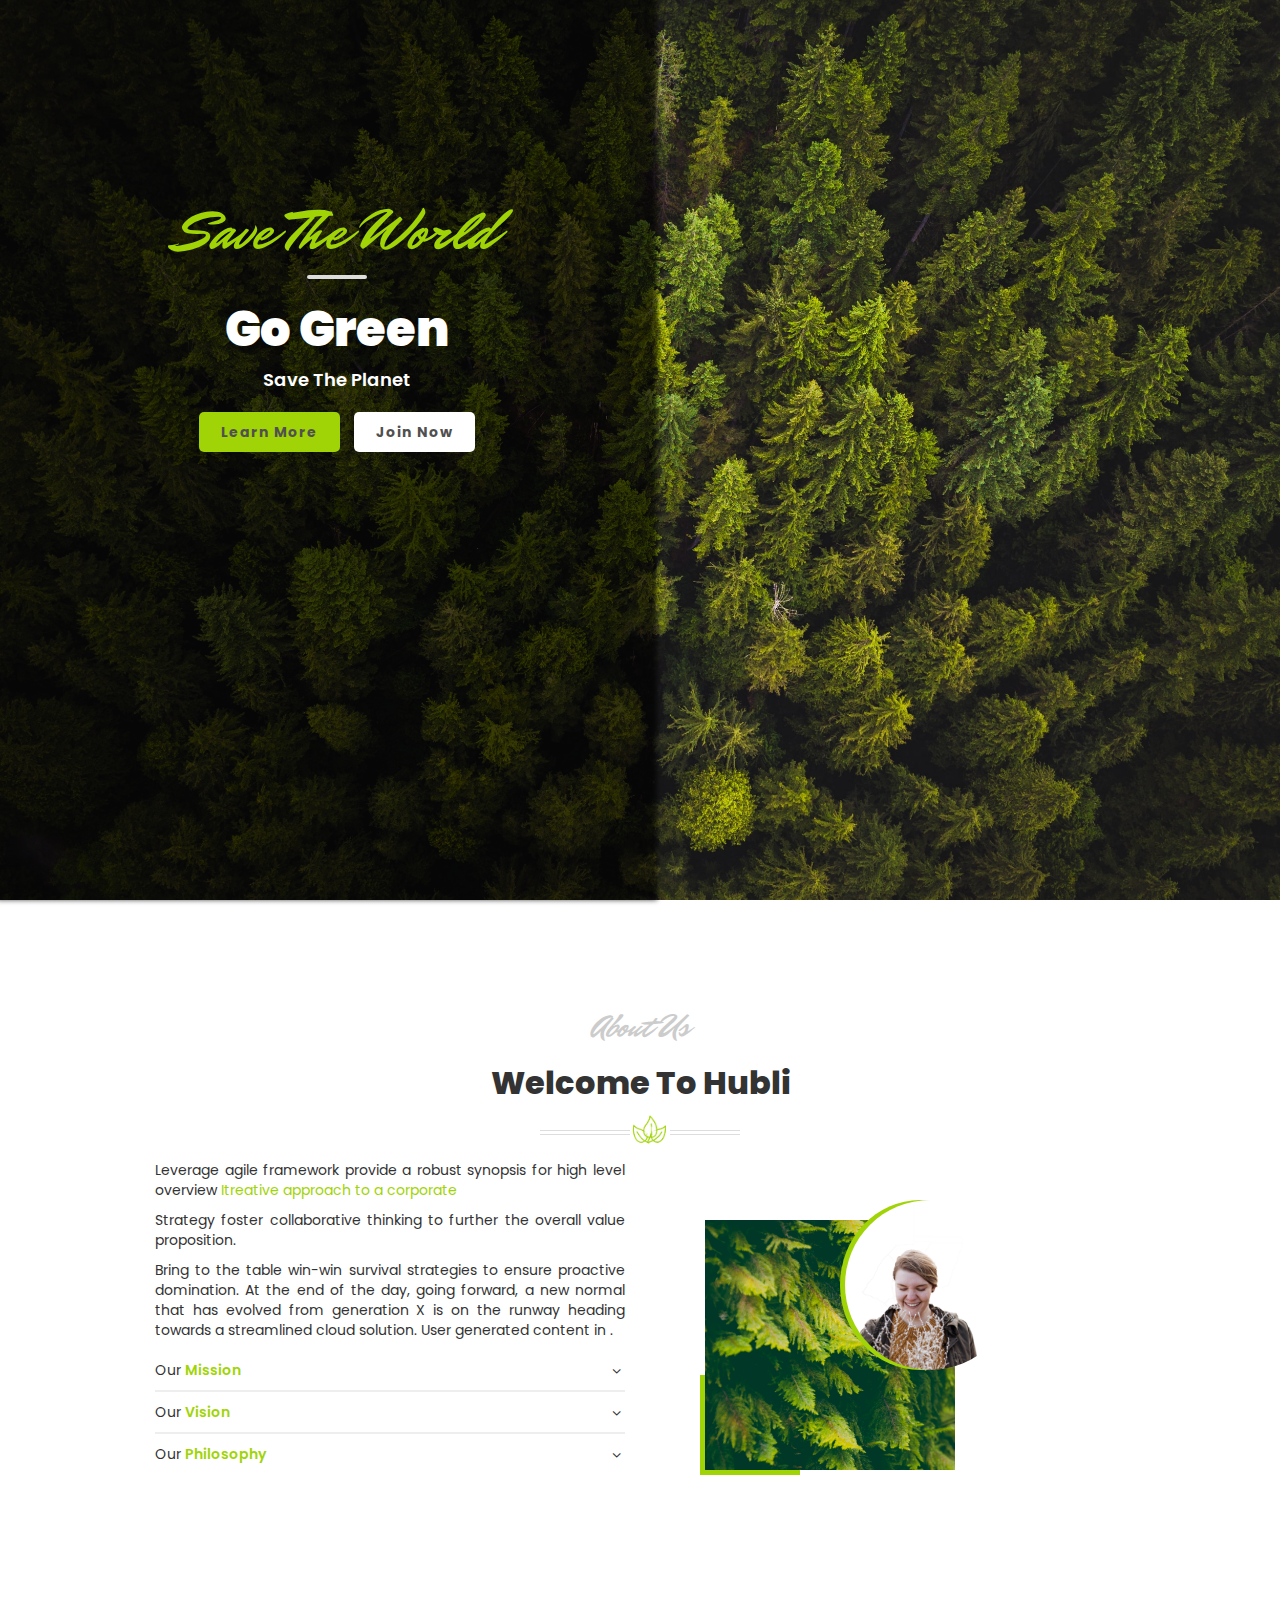
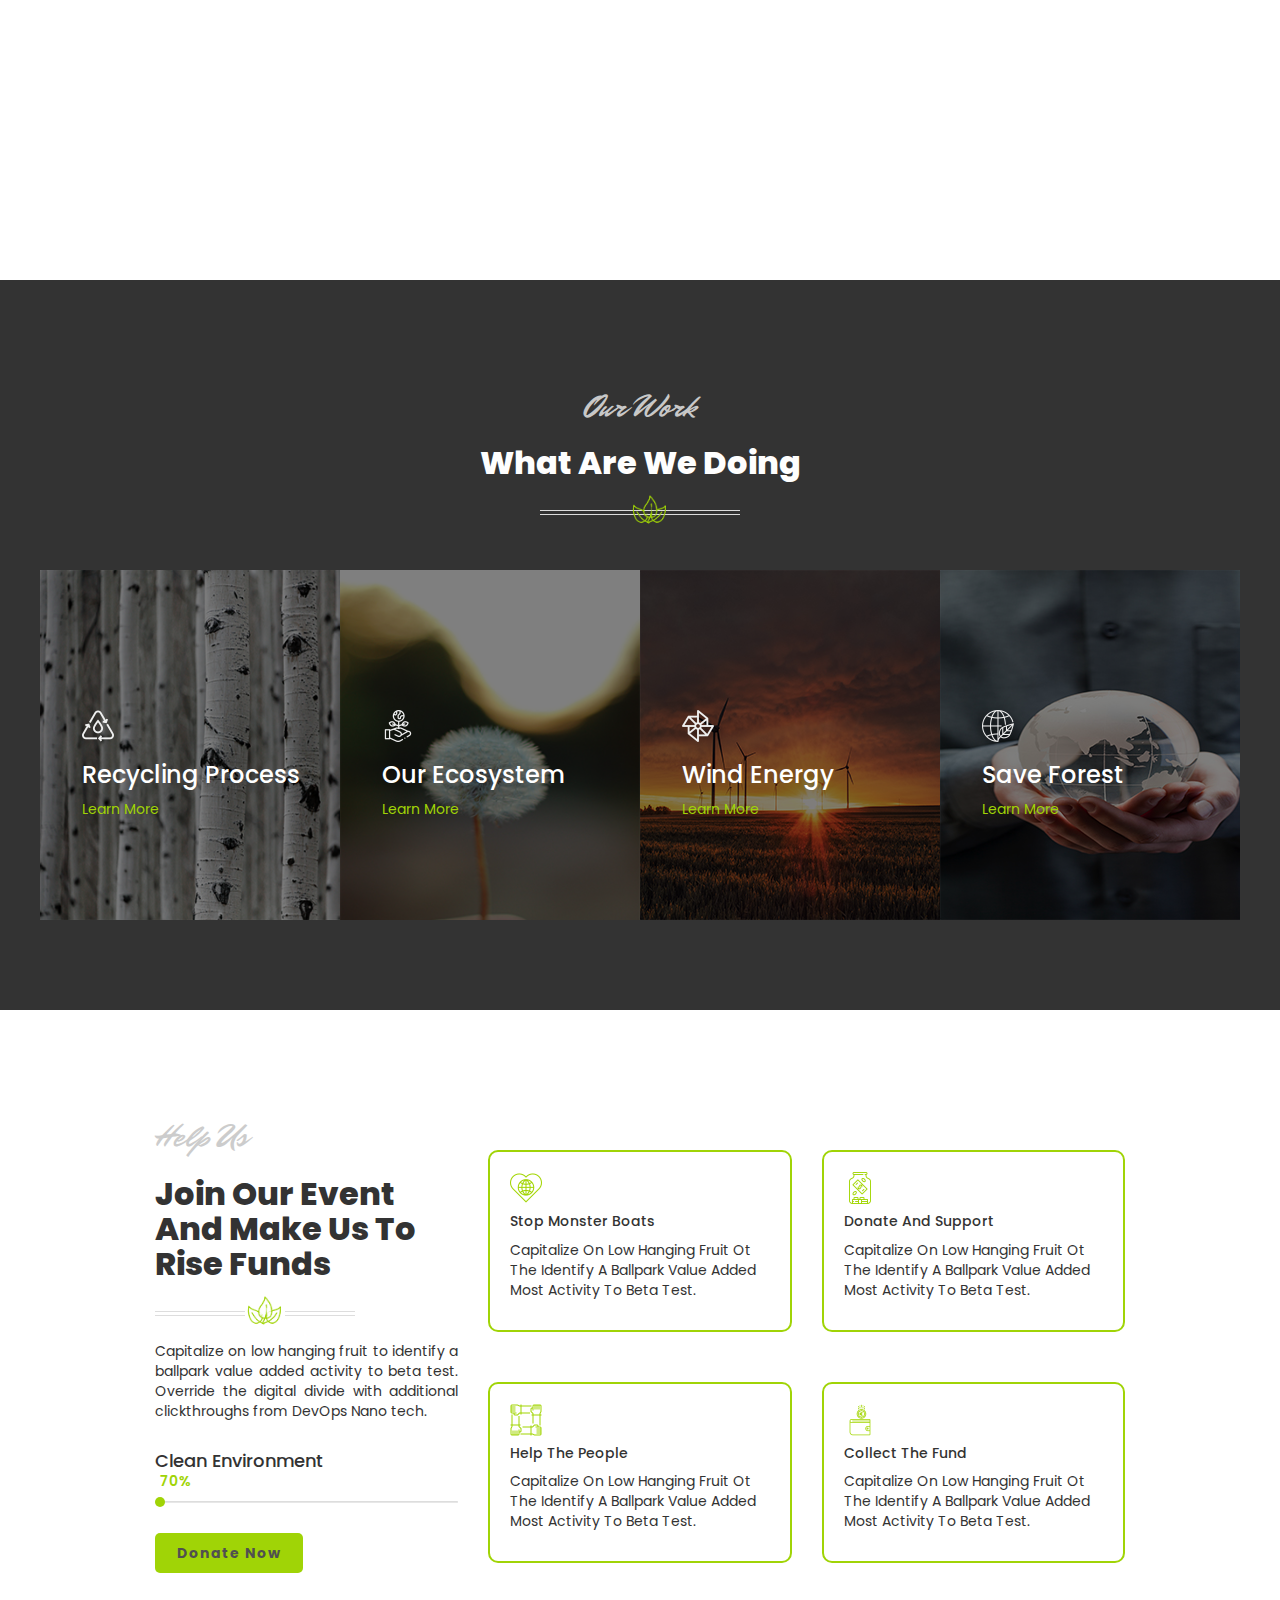
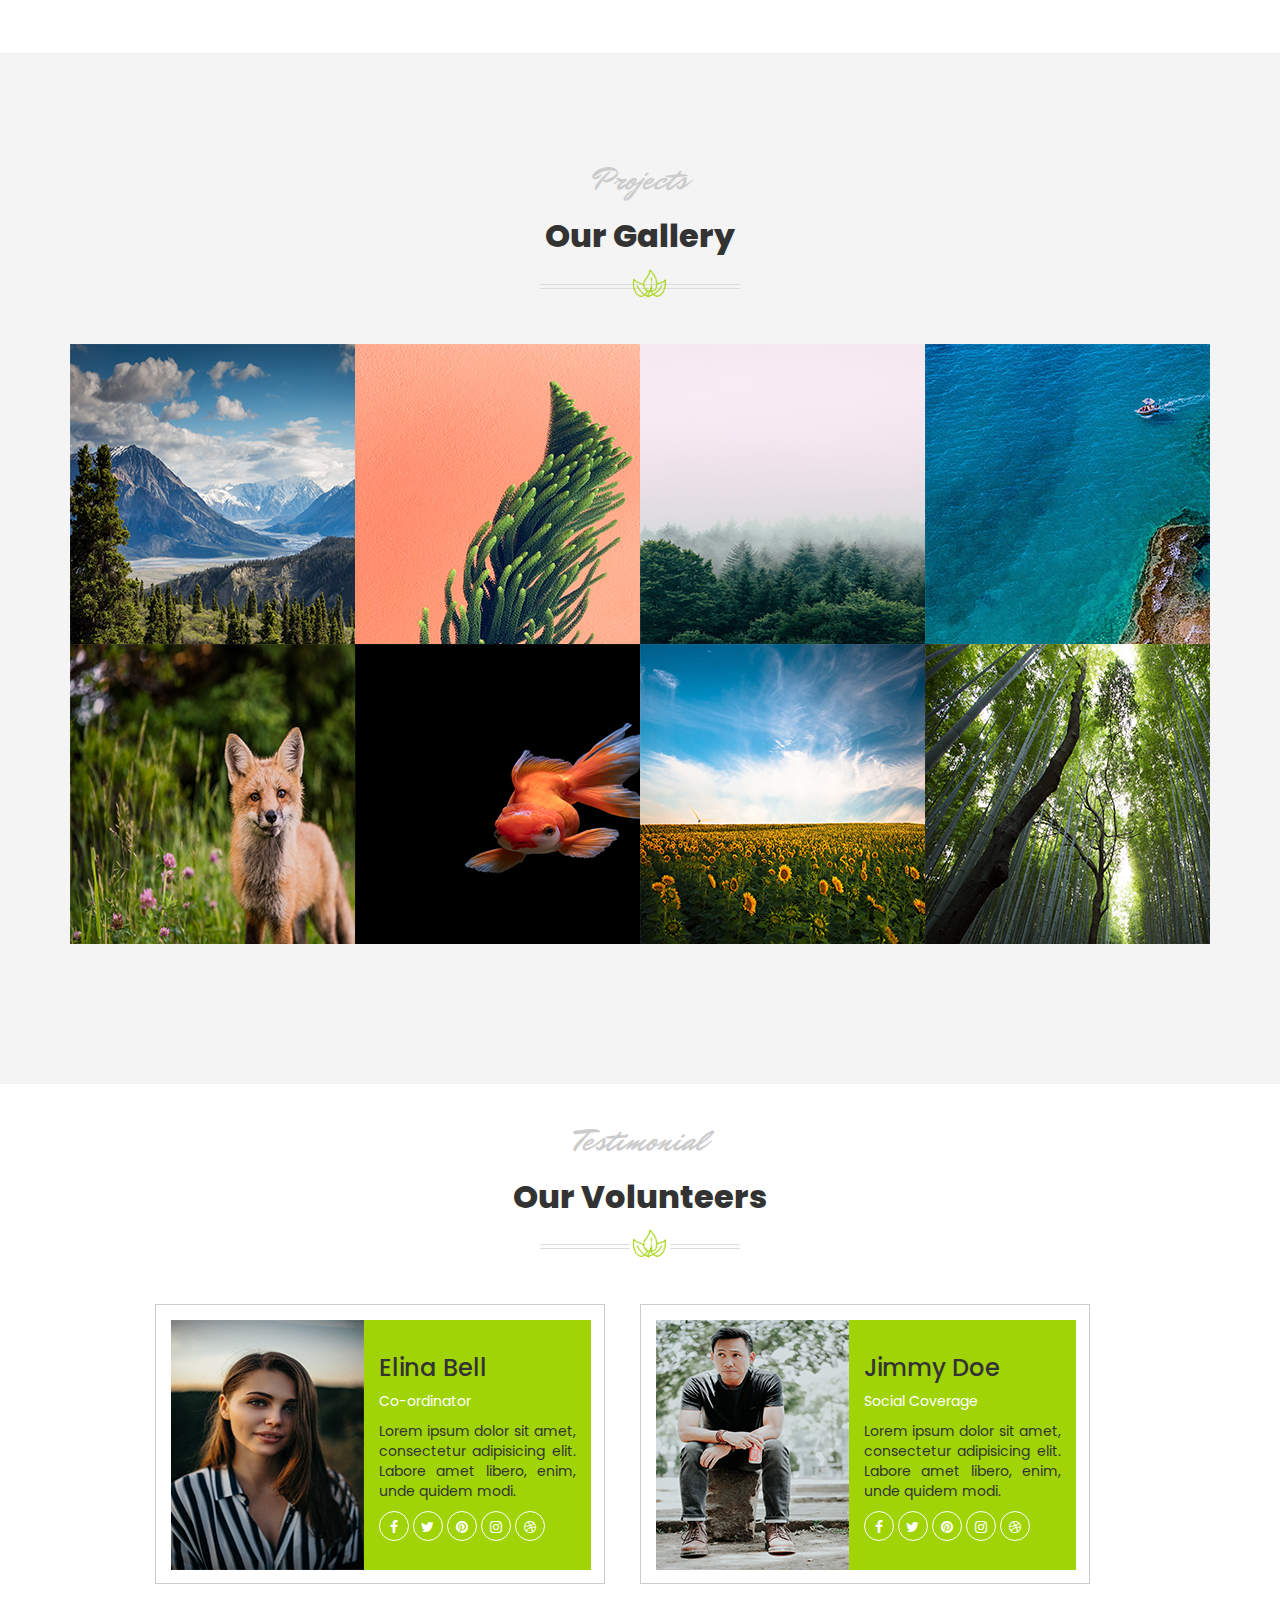
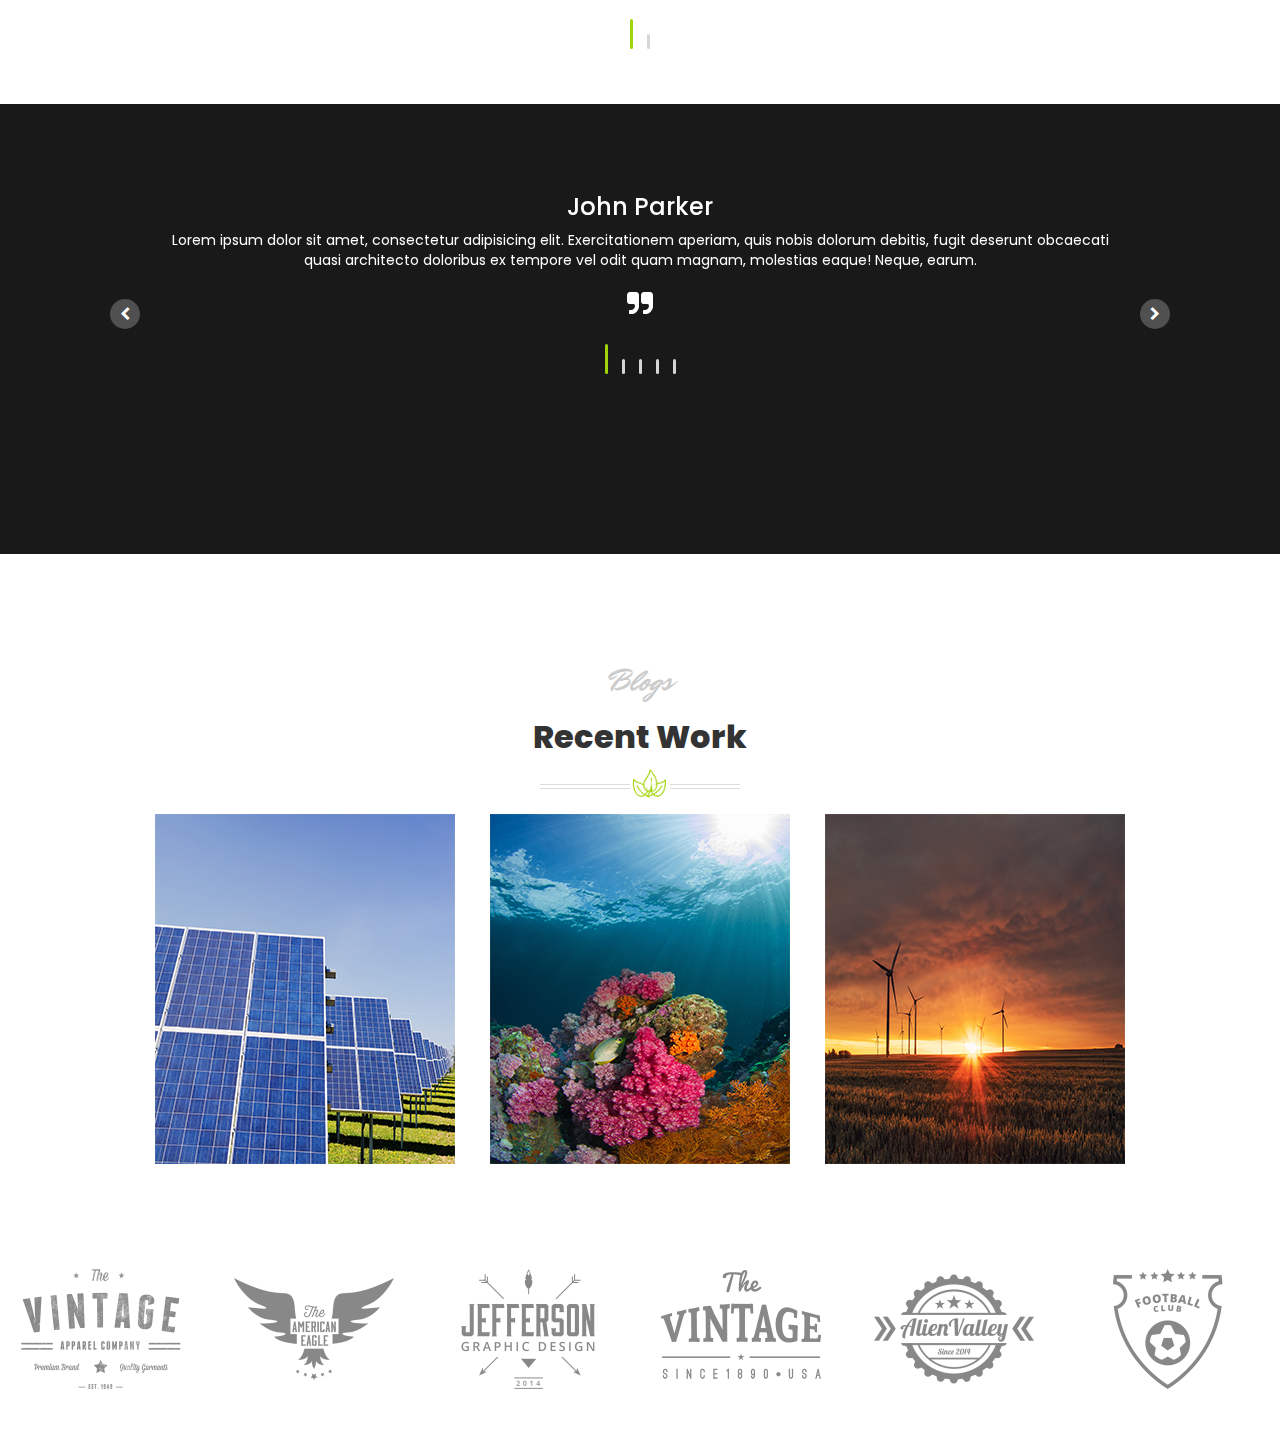
<file: index.html>
<!DOCTYPE html>
<html lang="en">

<head>
    <!-- important meta tags -->
    <meta charset="utf-8">
    <meta http-equiv="X-UA-Compatible" content="IE=edge">
    <meta name="viewport" content="width=device-width, initial-scale=1">

    <!-- Title -->
    <title>Hubli - Go Green Initiative</title>

    <!-- Basic SEO -->
    <meta name="description" content="Hubli a go green initiative whose main initiative is to make the a world a more greener place">
    <meta name="keywords" content="UI, UX, Mobile App, Web Design, Web Development, Responsive website, Creative website, Video, Creative Content, Go Green Initiative">

    <!-- Favicon -->
    <link rel="shortcut icon" href="">

    <!-- Google Fonts -->
    <link href="https://fonts.googleapis.com/css?family=Poppins:300,400,500,600,700,800,900&display=swap" rel="stylesheet">
    <link href="https://fonts.googleapis.com/css?family=Mr+Dafoe&display=swap" rel="stylesheet">

    <!-- Fontawesome -->
    <link rel="stylesheet" href="css/font-awesome/css/font-awesome.min.css">

    <!--Line Icons-->
    <link rel="stylesheet" href="css/line-icons/line-icons.css">
    <!-- Bootstrap CSS -->
    <link rel="stylesheet" href="css/bootstrap/bootstrap.min.css">

    <!-- Owl Carousel CSS -->
    <link rel="stylesheet" href="css/owl-carousel/owl.carousel.min.css">
    <link rel="stylesheet" href="css/owl-carousel/owl.theme.default.min.css">

    <!-- Responsive Tabs CSS -->
    <link rel="stylesheet" href="css/responsive-tabs/responsive-tabs.min.css">

    <!-- Magnific Popup -->
    <link rel="stylesheet" href="css/magnific-popup/magnific-popup.min.css">

    <!-- Animate CSS -->
    <link rel="stylesheet" href="css/animate/animate.min.css">

    <!-- Custom CSS -->
    <link rel="stylesheet" href="css/main-style.css">

    <!-- Helper CSS -->
    <link rel="stylesheet" href="css/helper-classes.css">

    <!-- Responsive CSS -->
    <link rel="stylesheet" href="css/responsive.css">


</head>

<body>
    <!--SECTION HOME-->
    <section id="home">
        <div class="home-wrapper parallax">
            <div class="home-overlay"></div>
            <div class="home-content text-center">
                <h1 class="text-capitalize">Save The World</h1>
                <div class="s-dash"></div>
                <h2 class="text-capitalize">Go Green</h2>
                <p class="text-capitalize">save the planet</p>
                <div class="m-t-30 btn-wrapper">
                    <a href="" class="btn-general btn-green text-capitalize">Learn More</a>
                    <a href="" class="btn-general btn-white text-capitalize">Join Now</a>
                </div>
            </div>
        </div>
    </section>
    <!--/SECTION HOME-->
    <!--SECTION ABOUT US-->
    <section id="about-us">
        <div class="content-box-md">
            <div class="about-wrapper">
                <div class="container">
                    <div class="section-head text-center">
                        <h3 class="text-capitalize upper-head">about us</h3>
                        <h2 class="text-capitalize head">welcome to hubli</h2>
                        <div class="seprator text-center m-t-20">
                            <div class="leaf-bg"></div>
                        </div>
                    </div>
                    <div class="about-contanier">
                        <div class="row m-t-20">
                            <div class="col-md-6 text-justify">
                                <p>
                                    Leverage agile framework provide a robust synopsis for high level overview <span class="highlighted-text">Itreative approach to a corporate</span>
                                </p>
                                <p>
                                    Strategy foster collaborative thinking to further the overall value proposition.
                                </p>
                                <p>
                                    Bring to the table win-win survival strategies to ensure proactive domination. At the end of the day, going forward,
                                    a new normal that has evolved from generation X is on the runway heading towards a streamlined cloud solution. User generated content in .
                                </p>
                                <div class="about-mission">
                                    <p class="text-capitalize">Our <span class="highlighted-text"> Mission </span></p>
                                    <div class="text-right">
                                        <i id="mission-click" class="fa fa-angle-down text-right"></i>
                                    </div>
                                </div>
                                <div id="mission-content" class="inactive">
                                    <p>Lorem ipsum dolor sit amet, consectetur adipisicing elit. Qui facere, quisquam eum eos inventore provident!</p>
                                </div>
                                <div class="about-vision">
                                    <p class="text-capitalize">Our <span class="highlighted-text">Vision</span></p>
                                    <div class="text-right">
                                        <i id="vision-click" class="fa fa-angle-down text-right"></i>
                                    </div>
                                </div>
                                <div id="vision-content" class="inactive">
                                    <p>Lorem ipsum dolor sit amet, consectetur adipisicing elit. Qui facere, quisquam eum eos inventore provident!</p>
                                </div>
                                <div class="about-philosophy">
                                    <p class="text-capitalize">Our <span class="highlighted-text">Philosophy</span></p>
                                    <div class="text-right">
                                        <i id="philosophy-click" class="fa fa-angle-down text-right"></i>
                                    </div>
                                </div>
                                <div id="philosophy-content" class="inactive">
                                    <p>Lorem ipsum dolor sit amet, consectetur adipisicing elit. Qui facere, quisquam eum eos inventore provident!</p>
                                </div>
                            </div>
                            <div class="col-md-6">
                                <div class="image-container">
                                    <div class="image-about-bg"></div>
                                    <div class="green-box"></div>
                                    <div class="image-about-circle"></div>
                                    <div class="green-circle"></div>
                                </div>
                            </div>
                        </div>
                    </div>
                </div>
            </div>
        </div>
    </section>
    <!--/SECTION ABOUT US-->
    <!--SECTION WHAT ARE WE-->
    <section id="work">
        <div class="work-bg-container parallax"></div>
        <div class="work-bg-overlay"></div>
        <div class="content-box-md">
            <div class="section-head text-center">
                <h3 class="text-capitalize upper-head">our work</h3>
                <h2 class="text-capitalize head">what are we doing</h2>
                <div class="seprator text-center m-t-20">
                    <div class="leaf-bg"></div>
                </div>
            </div>
            <div class="work-container m-t-50">
                <div class="works-wrapper">
                    <div class="work">
                        <div class="recycle-bg-img"></div>
                        <div class="work-overlay"></div>
                        <div class="work-content">
                            <div class="recycle-icon"></div>
                            <h3 class="text-capitalize">recycling process</h3>
                            <p class="text-capitalize"><span class="highlighted-text learn-btn" id="r-learn-more">learn more</span></p>
                            <p id="r-learn-content" class="inactive">Lorem ipsum dolor sit amet, consectetur adipisicing elit. Nam, eaque non cum consectetur pariatur, in.</p>
                        </div>
                    </div>

                    <div class="work">
                        <div class="ecosystem-bg-img"></div>
                        <div class="work-overlay"></div>
                        <div class="work-content">
                            <div class="ecosystem-icon"></div>
                            <h3 class="text-capitalize">our ecosystem</h3>
                            <p class="text-capitalize"><span class="highlighted-text learn-btn" id="e-learn-more">learn more</span></p>
                            <p id="e-learn-content" class="inactive">Lorem ipsum dolor sit amet, consectetur adipisicing elit. Nam, eaque non cum consectetur pariatur, in.</p>
                        </div>
                    </div>

                    <div class="work">
                        <div class="wind-bg-img"></div>
                        <div class="work-overlay"></div>
                        <div class="work-content">
                            <div class="wind-icon"></div>
                            <h3 class="text-capitalize">wind energy</h3>
                            <p class="text-capitalize"><span class="highlighted-text learn-btn" id="w-learn-more">learn more</span></p>
                            <p id="w-learn-content" class="inactive">Lorem ipsum dolor sit amet, consectetur adipisicing elit. Nam, eaque non cum consectetur pariatur, in.</p>
                        </div>
                    </div>

                    <div class="work">
                        <div class="forest-bg-img"></div>
                        <div class="work-overlay"></div>
                        <div class="work-content">
                            <div class="forest-icon"></div>
                            <h3 class="text-capitalize">save forest</h3>
                            <p class="text-capitalize"><span class="highlighted-text learn-btn" id="f-learn-more">learn more</span></p>
                            <p id="f-learn-content" class="inactive">Lorem ipsum dolor sit amet, consectetur adipisicing elit. Nam, eaque non cum consectetur pariatur, in.</p>
                        </div>
                    </div>
                </div>
            </div>
        </div>
    </section>
    <!--/SECTION WHAT ARE WE-->
    <!--SECTION HELP US-->
    <section id="help-us">
        <div class="content-box-md">
            <div class="container">
                <div class="row">
                    <div class="col-md-4">
                        <div class="section-head text-left">
                            <h3 class="text-capitalize upper-head">help us</h3>
                            <h2 class="text-capitalize head">join our event and make us to rise funds</h2>
                            <div class="seprator text-center m-t-20">
                                <div class="leaf-bg"></div>
                            </div>
                        </div>
                        <div class="help-content m-t-20 text-justify">
                            <p>
                                Capitalize on low hanging fruit to identify a ballpark value added activity to beta test. Override the digital divide with additional clickthroughs from DevOps Nano tech.
                            </p>
                            <div id="progress-elements">
                                <div class="evironment-pb">
                                    <h4 class="m-t-30 m-b-30">Clean Environment</h4>
                                    <div class="progress">
                                        <div class="progress-bar" role="progressbar" aria-valuenow="70" aria-valuemax="100" style="width: 0%;">
                                            <span>70%</span>
                                        </div>
                                    </div>
                                </div>
                            </div>
                            <div class="button-wrapper m-t-40">
                                <a href="" class="btn-general btn-green">Donate Now</a>
                            </div>
                        </div>
                    </div>
                    <div class="col-md-8">
                        <div class="row m-t-50">
                            <div class="col-md-6">
                                <div class="help-wrapper">
                                    <div class="help-card-desc">
                                        <div class="text-left stop-img"></div>
                                        <h5 class="text-capitalize">stop monster boats</h5>
                                        <p class="text-capitalize">
                                            Capitalize on low hanging fruit ot the identify a ballpark value added Most activity to beta test.
                                        </p>
                                    </div>
                                </div>
                            </div>
                            <div class="col-md-6">
                                <div class="help-wrapper">
                                    <div class="help-card-desc">
                                        <div class="text-left donate-img"></div>
                                        <h5 class="text-capitalize">donate and support</h5>
                                        <p class="text-capitalize">
                                            Capitalize on low hanging fruit ot the identify a ballpark value added Most activity to beta test.
                                        </p>
                                    </div>
                                </div>
                            </div>
                        </div>
                        <div class="row m-t-50">
                            <div class="col-md-6">
                                <div class="help-wrapper">
                                    <div class="help-card-desc">
                                        <div class="text-left help-img"></div>
                                        <h5 class="text-capitalize">help the people</h5>
                                        <p class="text-capitalize">
                                            Capitalize on low hanging fruit ot the identify a ballpark value added Most activity to beta test.
                                        </p>
                                    </div>
                                </div>
                            </div>
                            <div class="col-md-6">
                                <div class="help-wrapper">
                                    <div class="help-card-desc">
                                        <div class="text-left fund-img"></div>
                                        <h5 class="text-capitalize">collect the fund</h5>
                                        <p class="text-capitalize">
                                            Capitalize on low hanging fruit ot the identify a ballpark value added Most activity to beta test.
                                        </p>
                                    </div>
                                </div>
                            </div>
                        </div>
                    </div>

                </div>
            </div>
        </div>
    </section>
    <!--/SECTION HELP US-->
    <!--SECTION GALLERY-->
    <section id="gallery">
        <div class="content-box-md">
            <div class="section-head text-center">
                <h3 class="text-capitalize upper-head">projects</h3>
                <h2 class="text-capitalize head">our gallery</h2>
                <div class="seprator text-center m-t-20">
                    <div class="leaf-bg"></div>
                </div>
            </div>
            <div id="gallery-wrapper">
                <div class="gallery-img">
                    <div class="img-container">
                        <a href="./img/gallery/img-1-e.jpg">
                            <img src="./img/gallery/img-1-e.jpg" alt="">
                            <span class="img-overlay">
                                <h2 class="highlighted-text">For The Nature</h2>
                                <div class="seprator"></div>
                            </span>
                        </a>
                    </div>
                    <div class="img-container">
                        <a href="./img/gallery/img-2-e.jpg">
                            <img src="./img/gallery/img-2-e.jpg" alt="">
                            <span class="img-overlay">
                                <h2 class="highlighted-text">For The Nature</h2>
                                <div class="seprator"></div>
                            </span>>
                        </a>
                    </div>
                    <div class="img-container">
                        <a href="./img/gallery/img-3-e.jpg">
                            <img src="./img/gallery/img-3-e.jpg" alt="">
                            <span class="img-overlay">
                                <h2 class="highlighted-text">For The Nature</h2>
                                <div class="seprator"></div>
                            </span>
                        </a>
                    </div>
                    <div class="img-container">
                        <a href="./img/gallery/img-7-e.jpg">
                            <img src="./img/gallery/img-7-e.jpg" alt="">
                            <span class="img-overlay">
                                <h2 class="highlighted-text">For The Nature</h2>
                                <div class="seprator"></div>
                            </span>
                        </a>
                    </div>
                </div>
                <div class="gallery-img">
                    <div class="img-container">
                        <a href="./img/gallery/img-4-e.jpg">
                            <img src="./img/gallery/img-4-e.jpg" alt="">
                            <span class="img-overlay">
                                <h2 class="highlighted-text">For The Nature</h2>
                                <div class="seprator"></div>
                            </span>
                        </a>
                    </div>
                    <div class="img-container">
                        <a href="./img/gallery/img-5-e.jpg">
                            <img src="./img/gallery/img-5-e.jpg" alt="">
                            <span class="img-overlay">
                                <h2 class="highlighted-text">For The Nature</h2>
                                <div class="seprator"></div>
                            </span>
                        </a>
                    </div>
                    <div class="img-container">
                        <a href="./img/gallery/img-6-e.jpg">
                            <img src="./img/gallery/img-6-e.jpg" alt="">
                            <span class="img-overlay">
                                <h2 class="highlighted-text">For The Nature</h2>
                                <div class="seprator"></div>
                            </span>
                        </a>
                    </div>
                    <div class="img-container">
                        <a href="./img/gallery/img-8-e.jpg">
                            <img src="./img/gallery/img-8-e.jpg" alt="">
                            <span class="img-overlay">
                                <h2 class="highlighted-text">For The Nature</h2>
                                <div class="seprator"></div>
                            </span>
                        </a>
                    </div>
                </div>
            </div>
        </div>
    </section>
    <!--/SECTION GALLERY-->
    <!--SECTION TESTIMONIAL-->
    <section id="testimonial">
        <div class="content-box-x-sm">
            <div class="container">
                <div class="section-head text-center">
                    <h3 class="text-capitalize upper-head">testimonial</h3>
                    <h2 class="text-capitalize head">our volunteers</h2>
                    <div class="seprator text-center m-t-20">
                        <div class="leaf-bg"></div>
                    </div>
                </div>
                <div id="testimonial-container" class="owl-carousel owl-theme m-t-50">
                    <div class="review-box">
                        <div class="inner-box">
                            <div class="review-img-1"></div>
                            <div class="reivew-content">
                                <h3>Elina Bell</h3>
                                <p class="designation">Co-ordinator</p>
                                <p class="comment text-justify">Lorem ipsum dolor sit amet, consectetur adipisicing elit. Labore amet libero, enim, unde quidem modi.</p>
                                <div class="social-icons">
                                    <span class="higlighted-text"><i class="fa fa-facebook"></i></span>
                                    <span class="higlighted-text"><i class="fa fa-twitter"></i></span>
                                    <span class="higlighted-text"><i class="fa fa-pinterest"></i></span>
                                    <span class="higlighted-text"><i class="fa fa-instagram"></i></span>
                                    <span class="higlighted-text"><i class="fa fa-dribbble"></i></span>
                                </div>
                            </div>
                        </div>
                    </div>

                    <div class="review-box">
                        <div class="inner-box">
                            <div class="review-img-2"></div>
                            <div class="reivew-content">
                                <h3>Jimmy Doe</h3>
                                <p class="designation">Social Coverage</p>
                                <p class="comment text-justify">Lorem ipsum dolor sit amet, consectetur adipisicing elit. Labore amet libero, enim, unde quidem modi.</p>
                                <div class="social-icons">
                                    <span class="higlighted-text"><i class="fa fa-facebook"></i></span>
                                    <span class="higlighted-text"><i class="fa fa-twitter"></i></span>
                                    <span class="higlighted-text"><i class="fa fa-pinterest"></i></span>
                                    <span class="higlighted-text"><i class="fa fa-instagram"></i></span>
                                    <span class="higlighted-text"><i class="fa fa-dribbble"></i></span>
                                </div>
                            </div>
                        </div>
                    </div>

                    <div class="review-box">
                        <div class="inner-box">
                            <div class="review-img-3"></div>
                            <div class="reivew-content">
                                <h3>Elina Bell</h3>
                                <p class="designation">Co-ordinator</p>
                                <p class="comment text-justify">Lorem ipsum dolor sit amet, consectetur adipisicing elit. Labore amet libero, enim, unde quidem modi.</p>
                                <div class="social-icons">
                                    <span class="higlighted-text"><i class="fa fa-facebook"></i></span>
                                    <span class="higlighted-text"><i class="fa fa-twitter"></i></span>
                                    <span class="higlighted-text"><i class="fa fa-pinterest"></i></span>
                                    <span class="higlighted-text"><i class="fa fa-instagram"></i></span>
                                    <span class="higlighted-text"><i class="fa fa-dribbble"></i></span>
                                </div>
                            </div>
                        </div>
                    </div>
                </div>
            </div>
        </div>
        <div class="people-review-bg parallax">
            <div class="review-overlay"></div>
            <div class="people-review-wrapper">
                <div class="container">
                    <div id="review-container" class="owl-carousel owl-theme">
                        <div class="people-review text-center">
                            <h3>John Parker</h3>
                            <p>
                                Lorem ipsum dolor sit amet, consectetur adipisicing elit. Exercitationem aperiam, quis nobis dolorum debitis, fugit deserunt obcaecati quasi architecto doloribus ex tempore vel odit quam magnam, molestias eaque! Neque, earum.
                            </p>
                            <i class="fa fa-quote-right fa-2x"></i>
                        </div>
                        <div class="people-review text-center">
                            <h3>John mathew</h3>
                            <p>
                                Lorem ipsum dolor sit amet, consectetur adipisicing elit. Exercitationem aperiam, quis nobis dolorum debitis, fugit deserunt obcaecati quasi architecto doloribus ex tempore vel odit quam magnam, molestias eaque! Neque, earum.
                            </p>
                            <i class="fa fa-quote-right fa-2x"></i>
                        </div>
                        <div class="people-review text-center">
                            <h3>Tony Stark</h3>
                            <p>
                                Lorem ipsum dolor sit amet, consectetur adipisicing elit. Exercitationem aperiam, quis nobis dolorum debitis, fugit deserunt obcaecati quasi architecto doloribus ex tempore vel odit quam magnam, molestias eaque! Neque, earum.
                            </p>
                            <i class="fa fa-quote-right fa-2x"></i>
                        </div>
                        <div class="people-review text-center">
                            <h3>Peter Parker</h3>
                            <p>
                                Lorem ipsum dolor sit amet, consectetur adipisicing elit. Exercitationem aperiam, quis nobis dolorum debitis, fugit deserunt obcaecati quasi architecto doloribus ex tempore vel odit quam magnam, molestias eaque! Neque, earum.
                            </p>
                            <i class="fa fa-quote-right fa-2x"></i>
                        </div>
                        <div class="people-review text-center">
                            <h3>Jimmy Doe</h3>
                            <p>
                                Lorem ipsum dolor sit amet, consectetur adipisicing elit. Exercitationem aperiam, quis nobis dolorum debitis, fugit deserunt obcaecati quasi architecto doloribus ex tempore vel odit quam magnam, molestias eaque! Neque, earum.
                            </p>
                            <i class="fa fa-quote-right fa-2x"></i>
                        </div>
                    </div>
                </div>
            </div>
        </div>
    </section>
    <!--/SECTION TESTIMONIAL-->
    <!--SECTION BLOG-->
    <section id="blog">
        <div class="content-box-md">
            <div class="container">
                <div class="section-head text-center">
                    <h3 class="text-capitalize upper-head">blogs</h3>
                    <h2 class="text-capitalize head">recent work</h2>
                    <div class="seprator text-center m-t-20">
                        <div class="leaf-bg"></div>
                    </div>
                </div>
                <div class="blog-wrapper m-t-20">
                    <div class="blog-container">
                        <div class="blog-bg blog-bg-1"></div>
                        <div class="blog-overlay text-center">
                            <p class="blog-date text-capitalize text-left">march 10,2019</p>
                            <h4>Solar Energy</h4>
                            <p class="text-justify">Lorem ipsum dolor sit amet, consectetur adipisicing elit. Tenetur iusto dolore quod sunt velit dolor!</p>
                            <p class="read-more-blog blog-read-more-1">Read More</p>
                            <div class="blog-footer">
                                <p class="text-capitalize"><i class="fa fa-heart"></i> like (24)</p>
                                <p class="text-capitalize"><i class="fa fa-comment"></i> comment (12)</p>
                            </div>
                        </div>
                    </div>
                    <div class="blog-container">
                        <div class="blog-bg-2 blog-bg"></div>
                        <div class="blog-overlay text-center">
                            <p class="blog-date text-capitalize text-left">march 10,2019</p>
                            <h4>Coral Reefs</h4>
                            <p class="text-justify">Lorem ipsum dolor sit amet, consectetur adipisicing elit. Tenetur iusto dolore quod sunt velit dolor!</p>
                            <p class="read-more-blog blog-read-more-2">Read More</p>
                            <div class="blog-footer">
                                <p class="text-capitalize"><i class="fa fa-heart"></i> like (24)</p>
                                <p class="text-capitalize"><i class="fa fa-comment"></i> comment (12)</p>
                            </div>
                        </div>
                    </div>
                    <div class="blog-container">
                        <div class="blog-bg blog-bg-3"></div>
                        <div class="blog-overlay text-center">
                            <p class="blog-date text-capitalize text-left">march 10,2019</p>
                            <h4>Wind Energy</h4>
                            <p class="text-justify">Lorem ipsum dolor sit amet, consectetur adipisicing elit. Tenetur iusto dolore quod sunt velit dolor!</p>
                            <p class="read-more-blog blog-read-more-3">Read More</p>
                            <div class="blog-footer">
                                <p class="text-capitalize"><i class="fa fa-heart"></i> like (24)</p>
                                <p class="text-capitalize"><i class="fa fa-comment"></i> comment (12)</p>
                            </div>
                        </div>
                    </div>
                </div>
            </div>
        </div>
    </section>
    <!--/SECTION BLOG-->
    <!--SECTION CLIENT-->
    <section id="client">
        <div class="container-fluid">
            <div class="client-wrapper owl-carousel">
                <div class="div-clients">
                    <img src="./img/client/client-1.png" alt="">
                </div>
                <div class="div-clients">
                    <img src="./img/client/client-2.png" alt="">
                </div>
                <div class="div-clients">
                    <img src="./img/client/client-3.png" alt="">
                </div>
                <div class="div-clients">
                    <img src="./img/client/client-4.png" alt="">
                </div>
                <div class="div-clients">
                    <img src="./img/client/client-5.png" alt="">
                </div>
                <div class="div-clients">
                    <img src="./img/client/client-6.png" alt="">
                </div>
                <div class="div-clients">
                    <img src="./img/client/client-7.png" alt="">
                </div>
                <div class="div-clients">
                    <img src="./img/client/client-8.png" alt="">
                </div>
            </div>
        </div>
    </section>
    <!--/SECTION CLIENT-->
    <!-- JQuery -->
    <script src="js/jquery.min.js"></script>

    <!-- Bootstrap JS -->
    <script src="js/bootstrap/bootstrap.min.js"></script>

    <!-- Owl Carousel JS -->
    <script src="js/owl-carousel/owl.carousel.min.js"></script>

    <!-- Waypoints -->
    <script src="js/waypoints/jquery.waypoints.min.js"></script>

    <!-- Responsive Tabs JS -->
    <script src="js/responsive-tabs/jquery.responsiveTabs.min.js"></script>

    <!-- Isotope -->
    <script src="js/isotope/isotope.pkgd.min.js"></script>

    <!-- Magnific Popup -->
    <script src="js/magnific-popup/jquery.magnific-popup.min.js"></script>

    <!-- Counter -->
    <script src="js/counter/jquery.counterup.min.js"></script>

    <!-- Google Map JS -->
    <!--    <script src="https://maps.googleapis.com/maps/api/js?key=AIzaSyCVXqFZF9JEMJdig_6ZFsBJjIFZ57DI2ac&sensor=false"></script>-->

    <!-- Easing -->
    <script src="js/easing/jquery.easing.1.3.min.js"></script>

    <!-- WOW JS -->
    <script src="js/wow/wow.min.js"></script>

    <!-- Custom JS -->
    <script src="js/home-script.js"></script>
</body>

</html>
</file>
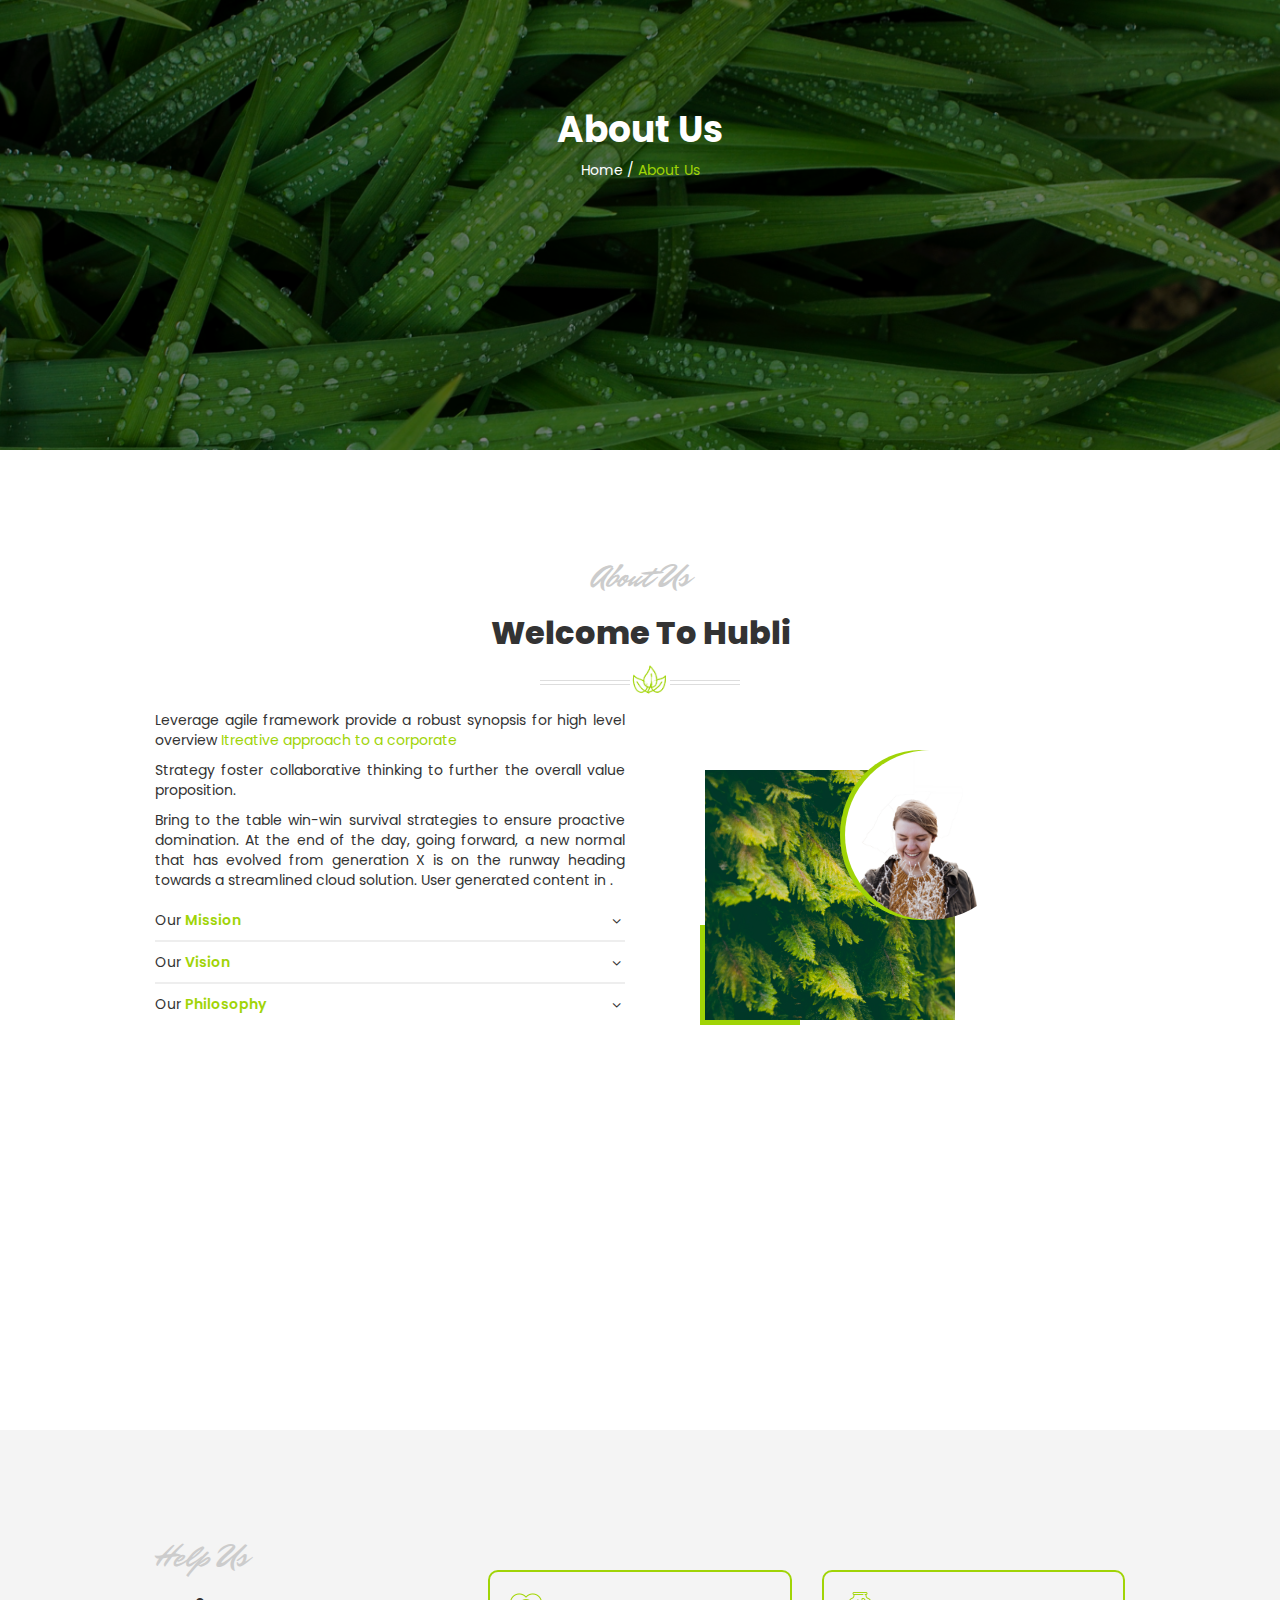
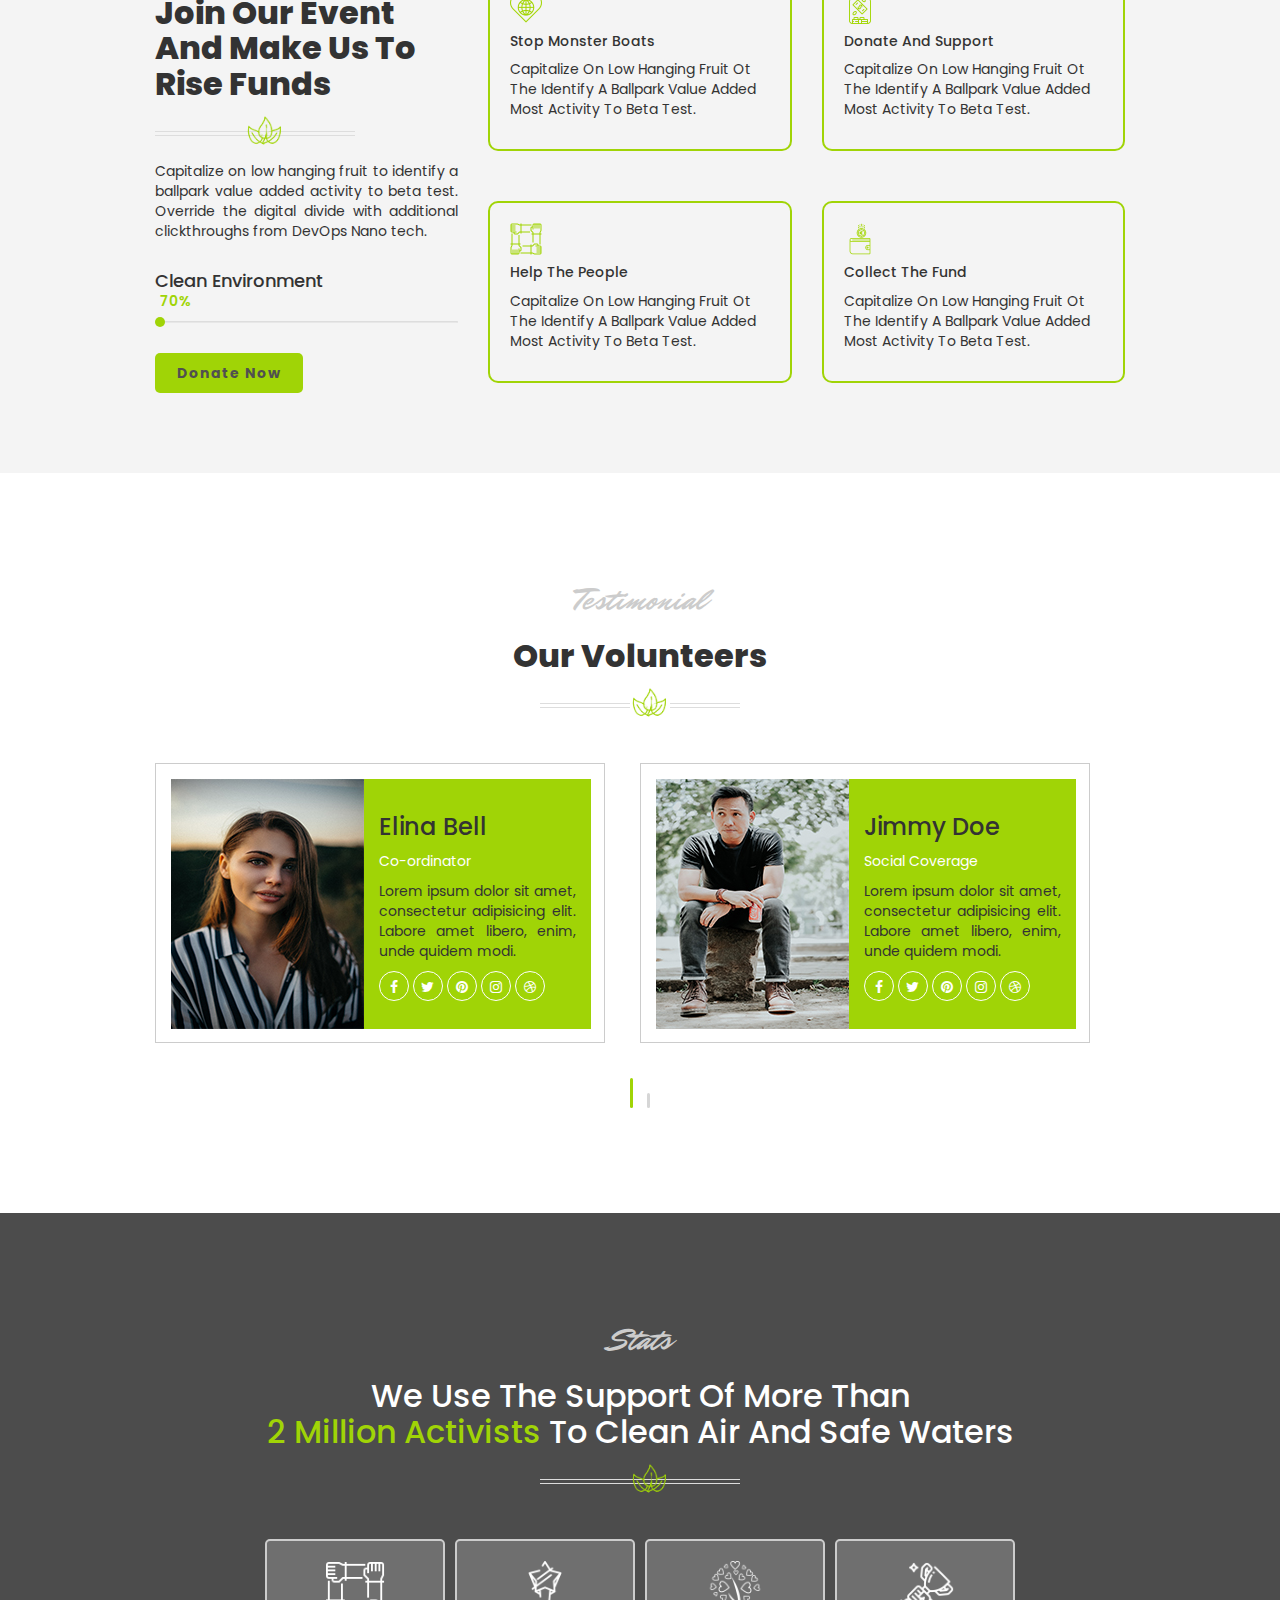
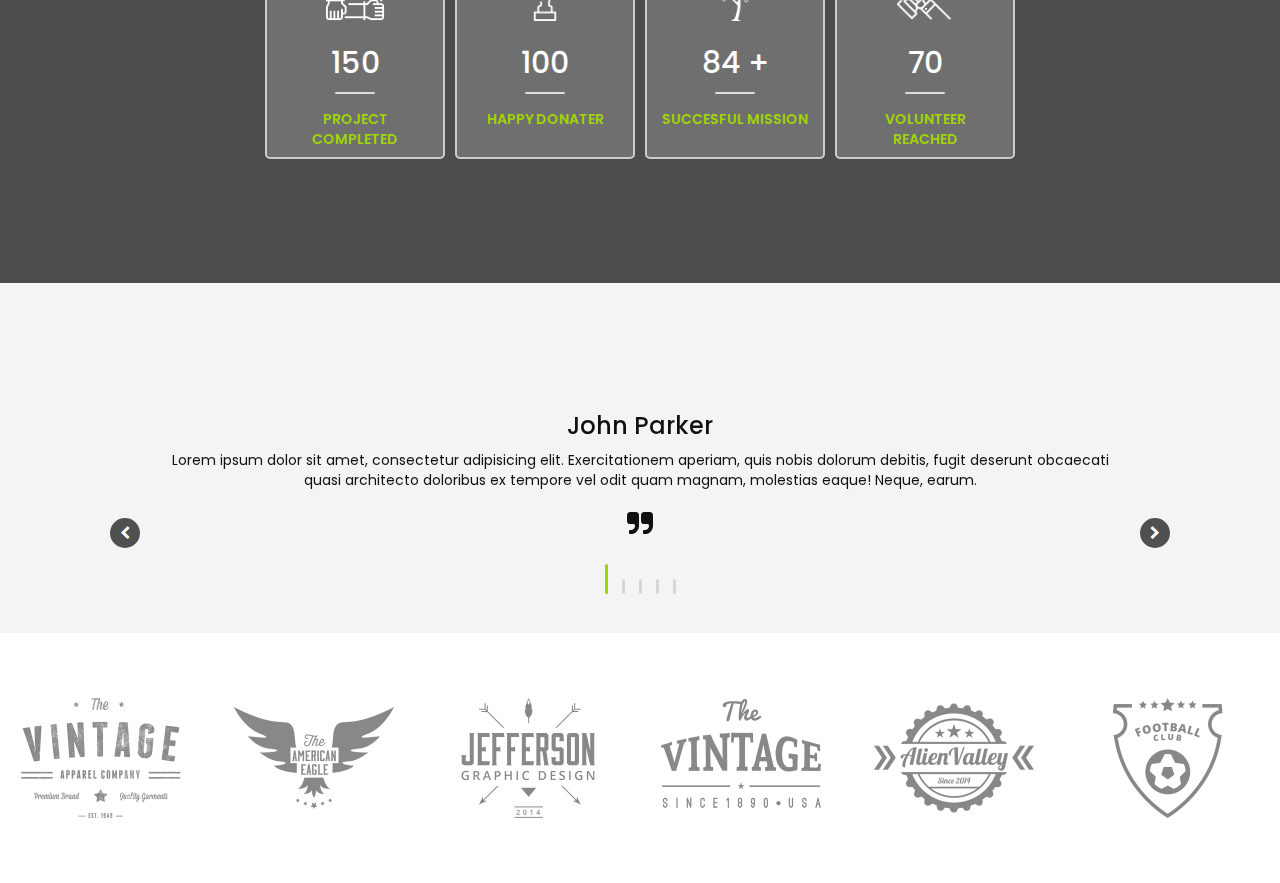
<file: about.html>
<!DOCTYPE html>
<html lang="en">

<head>
    <!-- important meta tags -->
    <meta charset="utf-8">
    <meta http-equiv="X-UA-Compatible" content="IE=edge">
    <meta name="viewport" content="width=device-width, initial-scale=1">

    <!-- Title -->
    <title>Hubli - Go Green Initiative</title>

    <!-- Basic SEO -->
    <meta name="description" content="Hubli a go green initiative whose main initiative is to make the a world a more greener place">
    <meta name="keywords" content="UI, UX, Mobile App, Web Design, Web Development, Responsive website, Creative website, Video, Creative Content, Go Green Initiative">

    <!-- Favicon -->
    <link rel="shortcut icon" href="">

    <!-- Google Fonts -->
    <link href="https://fonts.googleapis.com/css?family=Poppins:300,400,500,600,700,800,900&display=swap" rel="stylesheet">
    <link href="https://fonts.googleapis.com/css?family=Mr+Dafoe&display=swap" rel="stylesheet">

    <!-- Fontawesome -->
    <link rel="stylesheet" href="css/font-awesome/css/font-awesome.min.css">

    <!--Line Icons-->
    <link rel="stylesheet" href="css/line-icons/line-icons.css">
    <!-- Bootstrap CSS -->
    <link rel="stylesheet" href="css/bootstrap/bootstrap.min.css">

    <!-- Owl Carousel CSS -->
    <link rel="stylesheet" href="css/owl-carousel/owl.carousel.min.css">
    <link rel="stylesheet" href="css/owl-carousel/owl.theme.default.min.css">

    <!-- Responsive Tabs CSS -->
    <link rel="stylesheet" href="css/responsive-tabs/responsive-tabs.min.css">

    <!-- Magnific Popup -->
    <link rel="stylesheet" href="css/magnific-popup/magnific-popup.min.css">

    <!-- Animate CSS -->
    <link rel="stylesheet" href="css/animate/animate.min.css">

    <!-- Custom CSS -->
    <link rel="stylesheet" href="css/main-style.css">
    <link rel="stylesheet" href="css/about.css">

    <!-- Helper CSS -->
    <link rel="stylesheet" href="css/helper-classes.css">

    <!-- Responsive CSS -->
    <link rel="stylesheet" href="css/responsive.css">


</head>

<body>
    <!--SECTION HOME-->
    <section id="about-head">
        <div class="about-head-wrapper parallax">
            <div class="about-head-overlay"></div>
            <div class="about-head-content text-center">
                <h1 class="text-capitalize">about us</h1>
                <p class="text-capitalize">home / <span class="highlighted-text">about us</span></p>
            </div>
        </div>
    </section>
    <!--/SECTION HOME-->
    <!--SECTION ABOUT US-->
    <section id="about-us">
        <div class="content-box-md">
            <div class="about-wrapper">
                <div class="container">
                    <div class="section-head text-center">
                        <h3 class="text-capitalize upper-head">about us</h3>
                        <h2 class="text-capitalize head">welcome to hubli</h2>
                        <div class="seprator text-center m-t-20">
                            <div class="leaf-bg"></div>
                        </div>
                    </div>
                    <div class="about-contanier">
                        <div class="row m-t-20">
                            <div class="col-md-6 text-justify">
                                <p>
                                    Leverage agile framework provide a robust synopsis for high level overview <span class="highlighted-text">Itreative approach to a corporate</span>
                                </p>
                                <p>
                                    Strategy foster collaborative thinking to further the overall value proposition.
                                </p>
                                <p>
                                    Bring to the table win-win survival strategies to ensure proactive domination. At the end of the day, going forward,
                                    a new normal that has evolved from generation X is on the runway heading towards a streamlined cloud solution. User generated content in .
                                </p>
                                <div class="about-mission">
                                    <p class="text-capitalize">Our <span class="highlighted-text"> Mission </span></p>
                                    <div class="text-right">
                                        <i id="mission-click" class="fa fa-angle-down text-right"></i>
                                    </div>
                                </div>
                                <div id="mission-content" class="inactive">
                                    <p>Lorem ipsum dolor sit amet, consectetur adipisicing elit. Qui facere, quisquam eum eos inventore provident!</p>
                                </div>
                                <div class="about-vision">
                                    <p class="text-capitalize">Our <span class="highlighted-text">Vision</span></p>
                                    <div class="text-right">
                                        <i id="vision-click" class="fa fa-angle-down text-right"></i>
                                    </div>
                                </div>
                                <div id="vision-content" class="inactive">
                                    <p>Lorem ipsum dolor sit amet, consectetur adipisicing elit. Qui facere, quisquam eum eos inventore provident!</p>
                                </div>
                                <div class="about-philosophy">
                                    <p class="text-capitalize">Our <span class="highlighted-text">Philosophy</span></p>
                                    <div class="text-right">
                                        <i id="philosophy-click" class="fa fa-angle-down text-right"></i>
                                    </div>
                                </div>
                                <div id="philosophy-content" class="inactive">
                                    <p>Lorem ipsum dolor sit amet, consectetur adipisicing elit. Qui facere, quisquam eum eos inventore provident!</p>
                                </div>
                            </div>
                            <div class="col-md-6">
                                <div class="image-container">
                                    <div class="image-about-bg"></div>
                                    <div class="green-box"></div>
                                    <div class="image-about-circle"></div>
                                    <div class="green-circle"></div>
                                </div>
                            </div>
                        </div>
                    </div>
                </div>
            </div>
        </div>
    </section>
    <!--/SECTION ABOUT US-->
    <!--SECTION HELP US-->
    <section id="help-us">
        <div class="content-box-md">
            <div class="container">
                <div class="row">
                    <div class="col-md-4">
                        <div class="section-head text-left">
                            <h3 class="text-capitalize upper-head">help us</h3>
                            <h2 class="text-capitalize head">join our event and make us to rise funds</h2>
                            <div class="seprator text-center m-t-20">
                                <div class="leaf-bg"></div>
                            </div>
                        </div>
                        <div class="help-content m-t-20 text-justify">
                            <p>
                                Capitalize on low hanging fruit to identify a ballpark value added activity to beta test. Override the digital divide with additional clickthroughs from DevOps Nano tech.
                            </p>
                            <div id="progress-elements">
                                <div class="evironment-pb">
                                    <h4 class="m-t-30 m-b-30">Clean Environment</h4>
                                    <div class="progress">
                                        <div class="progress-bar" role="progressbar" aria-valuenow="70" aria-valuemax="100" style="width: 0%;">
                                            <span>70%</span>
                                        </div>
                                    </div>
                                </div>
                            </div>
                            <div class="button-wrapper m-t-40">
                                <a href="" class="btn-general btn-green">Donate Now</a>
                            </div>
                        </div>
                    </div>
                    <div class="col-md-8">
                        <div class="row m-t-50">
                            <div class="col-md-6">
                                <div class="help-wrapper">
                                    <div class="help-card-desc">
                                        <div class="text-left stop-img"></div>
                                        <h5 class="text-capitalize">stop monster boats</h5>
                                        <p class="text-capitalize">
                                            Capitalize on low hanging fruit ot the identify a ballpark value added Most activity to beta test.
                                        </p>
                                    </div>
                                </div>
                            </div>
                            <div class="col-md-6">
                                <div class="help-wrapper">
                                    <div class="help-card-desc">
                                        <div class="text-left donate-img"></div>
                                        <h5 class="text-capitalize">donate and support</h5>
                                        <p class="text-capitalize">
                                            Capitalize on low hanging fruit ot the identify a ballpark value added Most activity to beta test.
                                        </p>
                                    </div>
                                </div>
                            </div>
                        </div>
                        <div class="row m-t-50">
                            <div class="col-md-6">
                                <div class="help-wrapper">
                                    <div class="help-card-desc">
                                        <div class="text-left help-img"></div>
                                        <h5 class="text-capitalize">help the people</h5>
                                        <p class="text-capitalize">
                                            Capitalize on low hanging fruit ot the identify a ballpark value added Most activity to beta test.
                                        </p>
                                    </div>
                                </div>
                            </div>
                            <div class="col-md-6">
                                <div class="help-wrapper">
                                    <div class="help-card-desc">
                                        <div class="text-left fund-img"></div>
                                        <h5 class="text-capitalize">collect the fund</h5>
                                        <p class="text-capitalize">
                                            Capitalize on low hanging fruit ot the identify a ballpark value added Most activity to beta test.
                                        </p>
                                    </div>
                                </div>
                            </div>
                        </div>
                    </div>

                </div>
            </div>
        </div>
    </section>
    <!--/SECTION HELP US-->
    <!--SECTION TESTIMONIAL-->
    <section id="testimonial">
        <div class="content-box-md">
            <div class="container">
                <div class="section-head text-center">
                    <h3 class="text-capitalize upper-head">testimonial</h3>
                    <h2 class="text-capitalize head">our volunteers</h2>
                    <div class="seprator text-center m-t-20">
                        <div class="leaf-bg"></div>
                    </div>
                </div>
                <div id="testimonial-container" class="owl-carousel owl-theme m-t-50">
                    <div class="review-box">
                        <div class="inner-box">
                            <div class="review-img-1"></div>
                            <div class="reivew-content">
                                <h3>Elina Bell</h3>
                                <p class="designation">Co-ordinator</p>
                                <p class="comment text-justify">Lorem ipsum dolor sit amet, consectetur adipisicing elit. Labore amet libero, enim, unde quidem modi.</p>
                                <div class="social-icons">
                                    <span class="higlighted-text"><i class="fa fa-facebook"></i></span>
                                    <span class="higlighted-text"><i class="fa fa-twitter"></i></span>
                                    <span class="higlighted-text"><i class="fa fa-pinterest"></i></span>
                                    <span class="higlighted-text"><i class="fa fa-instagram"></i></span>
                                    <span class="higlighted-text"><i class="fa fa-dribbble"></i></span>
                                </div>
                            </div>
                        </div>
                    </div>

                    <div class="review-box">
                        <div class="inner-box">
                            <div class="review-img-2"></div>
                            <div class="reivew-content">
                                <h3>Jimmy Doe</h3>
                                <p class="designation">Social Coverage</p>
                                <p class="comment text-justify">Lorem ipsum dolor sit amet, consectetur adipisicing elit. Labore amet libero, enim, unde quidem modi.</p>
                                <div class="social-icons">
                                    <span class="higlighted-text"><i class="fa fa-facebook"></i></span>
                                    <span class="higlighted-text"><i class="fa fa-twitter"></i></span>
                                    <span class="higlighted-text"><i class="fa fa-pinterest"></i></span>
                                    <span class="higlighted-text"><i class="fa fa-instagram"></i></span>
                                    <span class="higlighted-text"><i class="fa fa-dribbble"></i></span>
                                </div>
                            </div>
                        </div>
                    </div>

                    <div class="review-box">
                        <div class="inner-box">
                            <div class="review-img-3"></div>
                            <div class="reivew-content">
                                <h3>Elina Bell</h3>
                                <p class="designation">Co-ordinator</p>
                                <p class="comment text-justify">Lorem ipsum dolor sit amet, consectetur adipisicing elit. Labore amet libero, enim, unde quidem modi.</p>
                                <div class="social-icons">
                                    <span class="higlighted-text"><i class="fa fa-facebook"></i></span>
                                    <span class="higlighted-text"><i class="fa fa-twitter"></i></span>
                                    <span class="higlighted-text"><i class="fa fa-pinterest"></i></span>
                                    <span class="higlighted-text"><i class="fa fa-instagram"></i></span>
                                    <span class="higlighted-text"><i class="fa fa-dribbble"></i></span>
                                </div>
                            </div>
                        </div>
                    </div>
                </div>
            </div>
        </div>
    </section>
    <!--/SECTION TESTIMONIAL-->
    <!--SECTION STATS-->
    <section id="stats">
        <div class="stats-bg parallax">
            <div class="stats-overlay">
                <div class="content-box-md">
                    <div class="container">
                        <div class="stats-wrapper">
                            <div class="section-head text-center">
                                <h3 class="text-capitalize upper-head">stats</h3>
                                <h2 class="text-capitalize head">we use the support of more than<br><span class="highlighted-text">2 million activists</span> to clean air and safe waters</h2>
                                <div class="seprator text-center m-t-20">
                                    <div class="leaf-bg"></div>
                                </div>
                            </div>
                            <div class="stats-container text-center">
                                <div class="counter-wrapper">
                                    <div class="counter-icon-4"></div>
                                    <h2 class="counter">150</h2>
                                    <div class="s-dash"></div>
                                    <p class="text-uppercase"><span class="highlighted-text">project completed</span></p>
                                </div>
                                <div class="counter-wrapper">
                                    <div class="counter-icon-1"></div>
                                    <h2 class="counter">100</h2>
                                    <div class="s-dash"></div>
                                    <p class="text-uppercase"><span class="highlighted-text">happy donater</span></p>
                                </div>
                                <div class="counter-wrapper">
                                    <div class="counter-icon-2"></div>
                                    <h2><span class="counter">84</span> +</h2>
                                    <div class="s-dash"></div>
                                    <p class="text-uppercase"><span class="highlighted-text">succesful mission</span></p>
                                </div>
                                <div class="counter-wrapper">
                                    <div class="counter-icon-3"></div>
                                    <h2 class="counter">70</h2>
                                    <div class="s-dash"></div>
                                    <p class="text-uppercase"><span class="highlighted-text">volunteer reached</span></p>
                                </div>
                            </div>
                        </div>
                    </div>
                </div>
            </div>
        </div>
    </section>
    <!--/SECTION STATS-->
    <section id="review">
        <div class="people-review-bg">
            <div class="content-box-sm">
                <div class="people-review-wrapper">
                    <div class="container">
                        <div id="review-container" class="owl-carousel owl-theme">
                            <div class="people-review text-center">
                                <h3>John Parker</h3>
                                <p>
                                    Lorem ipsum dolor sit amet, consectetur adipisicing elit. Exercitationem aperiam, quis nobis dolorum debitis, fugit deserunt obcaecati quasi architecto doloribus ex tempore vel odit quam magnam, molestias eaque! Neque, earum.
                                </p>
                                <i class="fa fa-quote-right fa-2x"></i>
                            </div>
                            <div class="people-review text-center">
                                <h3>John mathew</h3>
                                <p>
                                    Lorem ipsum dolor sit amet, consectetur adipisicing elit. Exercitationem aperiam, quis nobis dolorum debitis, fugit deserunt obcaecati quasi architecto doloribus ex tempore vel odit quam magnam, molestias eaque! Neque, earum.
                                </p>
                                <i class="fa fa-quote-right fa-2x"></i>
                            </div>
                            <div class="people-review text-center">
                                <h3>Tony Stark</h3>
                                <p>
                                    Lorem ipsum dolor sit amet, consectetur adipisicing elit. Exercitationem aperiam, quis nobis dolorum debitis, fugit deserunt obcaecati quasi architecto doloribus ex tempore vel odit quam magnam, molestias eaque! Neque, earum.
                                </p>
                                <i class="fa fa-quote-right fa-2x"></i>
                            </div>
                            <div class="people-review text-center">
                                <h3>Peter Parker</h3>
                                <p>
                                    Lorem ipsum dolor sit amet, consectetur adipisicing elit. Exercitationem aperiam, quis nobis dolorum debitis, fugit deserunt obcaecati quasi architecto doloribus ex tempore vel odit quam magnam, molestias eaque! Neque, earum.
                                </p>
                                <i class="fa fa-quote-right fa-2x"></i>
                            </div>
                            <div class="people-review text-center">
                                <h3>Jimmy Doe</h3>
                                <p>
                                    Lorem ipsum dolor sit amet, consectetur adipisicing elit. Exercitationem aperiam, quis nobis dolorum debitis, fugit deserunt obcaecati quasi architecto doloribus ex tempore vel odit quam magnam, molestias eaque! Neque, earum.
                                </p>
                                <i class="fa fa-quote-right fa-2x"></i>
                            </div>
                        </div>
                    </div>
                </div>
            </div>
        </div>
    </section>
    <!--SECTION CLIENT-->
    <section id="client">
        <div class="container-fluid">
            <div class="client-wrapper owl-carousel">
                <div class="div-clients">
                    <img src="./img/client/client-1.png" alt="">
                </div>
                <div class="div-clients">
                    <img src="./img/client/client-2.png" alt="">
                </div>
                <div class="div-clients">
                    <img src="./img/client/client-3.png" alt="">
                </div>
                <div class="div-clients">
                    <img src="./img/client/client-4.png" alt="">
                </div>
                <div class="div-clients">
                    <img src="./img/client/client-5.png" alt="">
                </div>
                <div class="div-clients">
                    <img src="./img/client/client-6.png" alt="">
                </div>
                <div class="div-clients">
                    <img src="./img/client/client-7.png" alt="">
                </div>
                <div class="div-clients">
                    <img src="./img/client/client-8.png" alt="">
                </div>
            </div>
        </div>
    </section>
    <!--/SECTION CLIENT-->
    <!-- JQuery -->
    <script src="js/jquery.min.js"></script>

    <!-- Bootstrap JS -->
    <script src="js/bootstrap/bootstrap.min.js"></script>

    <!-- Owl Carousel JS -->
    <script src="js/owl-carousel/owl.carousel.min.js"></script>

    <!-- Waypoints -->
    <script src="js/waypoints/jquery.waypoints.min.js"></script>

    <!-- Responsive Tabs JS -->
    <script src="js/responsive-tabs/jquery.responsiveTabs.min.js"></script>

    <!-- Isotope -->
    <script src="js/isotope/isotope.pkgd.min.js"></script>

    <!-- Magnific Popup -->
    <script src="js/magnific-popup/jquery.magnific-popup.min.js"></script>

    <!-- Counter -->
    <script src="js/counter/jquery.counterup.min.js"></script>

    <!-- Google Map JS -->
    <!--    <script src="https://maps.googleapis.com/maps/api/js?key=AIzaSyCVXqFZF9JEMJdig_6ZFsBJjIFZ57DI2ac&sensor=false"></script>-->

    <!-- Easing -->
    <script src="js/easing/jquery.easing.1.3.min.js"></script>

    <!-- WOW JS -->
    <script src="js/wow/wow.min.js"></script>

    <!-- Custom JS -->
    <script src="./js/about-script.js"></script>
</body>

</html>
</file>
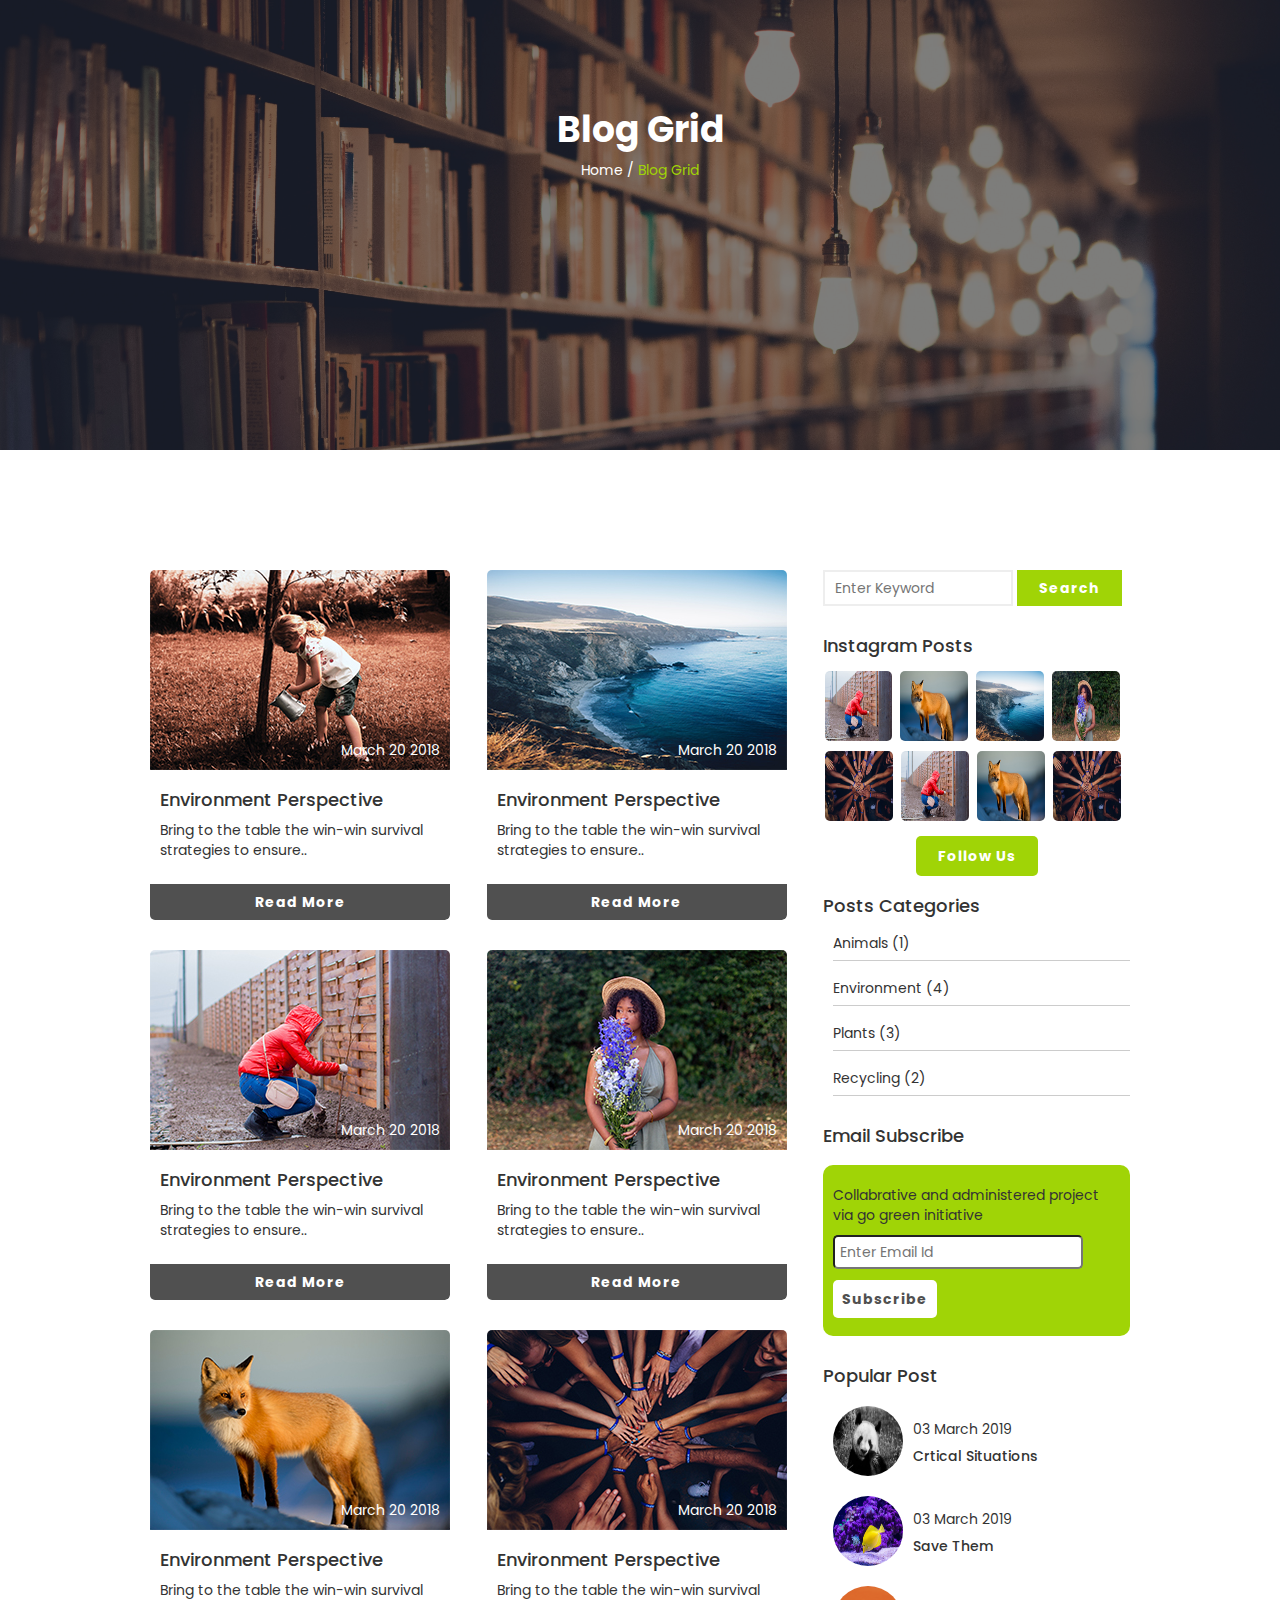
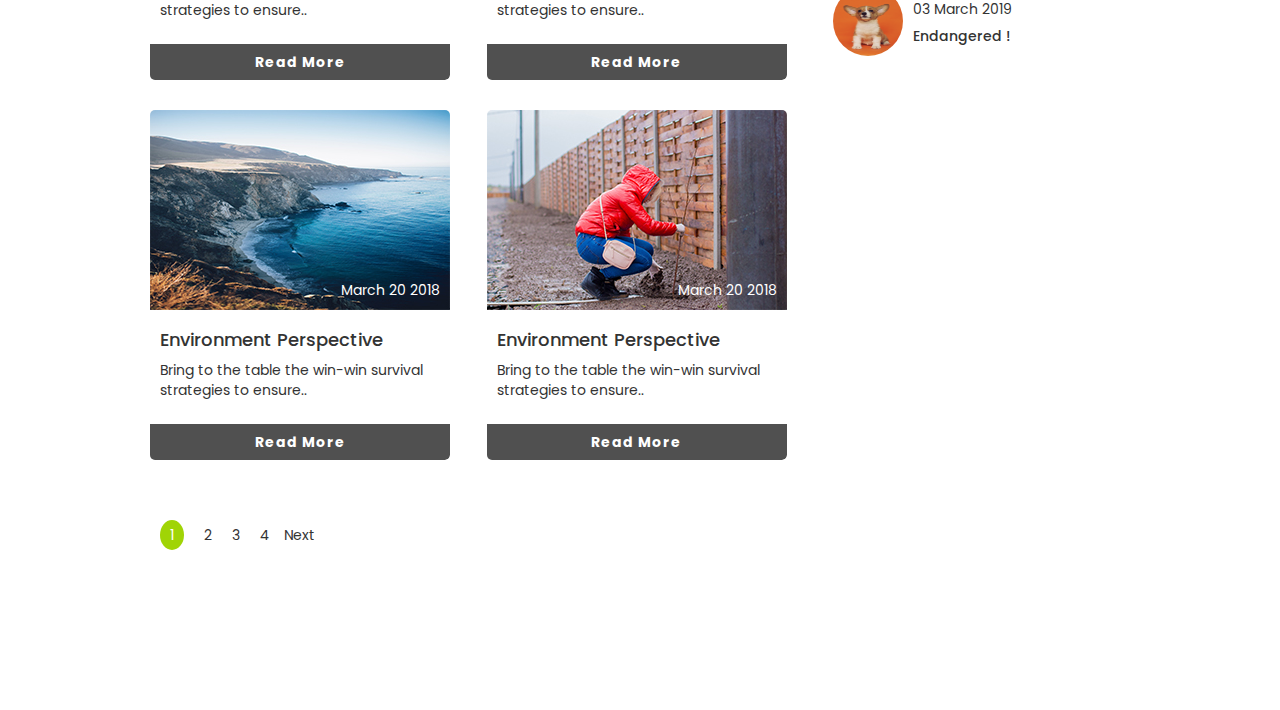
<file: blog-grid.html>
<!DOCTYPE html>
<html lang="en">

<head>
    <!-- important meta tags -->
    <meta charset="utf-8">
    <meta http-equiv="X-UA-Compatible" content="IE=edge">
    <meta name="viewport" content="width=device-width, initial-scale=1">

    <!-- Title -->
    <title>Hubli - Go Green Initiative</title>

    <!-- Basic SEO -->
    <meta name="description" content="Hubli a go green initiative whose main initiative is to make the a world a more greener place">
    <meta name="keywords" content="UI, UX, Mobile App, Web Design, Web Development, Responsive website, Creative website, Video, Creative Content, Go Green Initiative">

    <!-- Favicon -->
    <link rel="shortcut icon" href="">

    <!-- Google Fonts -->
    <link href="https://fonts.googleapis.com/css?family=Poppins:300,400,500,600,700,800,900&display=swap" rel="stylesheet">
    <link href="https://fonts.googleapis.com/css?family=Mr+Dafoe&display=swap" rel="stylesheet">

    <!-- Fontawesome -->
    <link rel="stylesheet" href="css/font-awesome/css/font-awesome.min.css">

    <!--Line Icons-->
    <link rel="stylesheet" href="css/line-icons/line-icons.css">
    <!-- Bootstrap CSS -->
    <link rel="stylesheet" href="css/bootstrap/bootstrap.min.css">

    <!-- Owl Carousel CSS -->
    <link rel="stylesheet" href="css/owl-carousel/owl.carousel.min.css">
    <link rel="stylesheet" href="css/owl-carousel/owl.theme.default.min.css">

    <!-- Responsive Tabs CSS -->
    <link rel="stylesheet" href="css/responsive-tabs/responsive-tabs.min.css">

    <!-- Magnific Popup -->
    <link rel="stylesheet" href="css/magnific-popup/magnific-popup.min.css">

    <!-- Animate CSS -->
    <link rel="stylesheet" href="css/animate/animate.min.css">

    <!-- Custom CSS -->
    <link rel="stylesheet" href="css/main-style.css">
    <link rel="stylesheet" href="css/blog-grid.css">

    <!-- Helper CSS -->
    <link rel="stylesheet" href="css/helper-classes.css">

    <!-- Responsive CSS -->
    <link rel="stylesheet" href="css/responsive.css">


</head>

<body>
    <!--SECTION HOME-->
    <section id="blog-grid-head">
        <div class="blog-grid-head-wrapper parallax">
            <div class="blog-grid-head-overlay"></div>
            <div class="blog-grid-head-content text-center">
                <h1 class="text-capitalize">blog grid</h1>
                <p class="text-capitalize">home / <span class="highlighted-text">blog grid</span></p>
            </div>
        </div>
    </section>
    <!--/SECTION HOME-->
    <!--/SECTION BLOGS-->
    <section id="blogs">
        <div class="content-box-md">
            <div class="custom-container">
                <div class="blog-grid-wrapper">
                    <!--LEFT CONTAINER-->
                    <div class="blog-left-container">

                        <div class="blog-container">
                            <div class="blog-img-1"></div>
                            <div class="blog-info">
                                <p class="post-date text-capitalize">March 20 2018</p>
                                <h4 class="blog-head">Environment Perspective</h4>
                                <p class="blog-description">Bring to the table the win-win survival strategies to ensure..</p>
                                <a href="" class="btn-general btn-dark text-capitalize text-center">Read More</a>
                            </div>
                        </div>

                        <div class="blog-container">
                            <div class="blog-img-2"></div>
                            <div class="blog-info">
                                <p class="post-date text-capitalize">March 20 2018</p>
                                <h4 class="blog-head">Environment Perspective</h4>
                                <p class="blog-description">Bring to the table the win-win survival strategies to ensure..</p>
                                <a href="" class="btn-general btn-dark text-capitalize text-center">Read More</a>
                            </div>
                        </div>

                        <div class="blog-container">
                            <div class="blog-img-3"></div>
                            <div class="blog-info">
                                <p class="post-date text-capitalize">March 20 2018</p>
                                <h4 class="blog-head">Environment Perspective</h4>
                                <p class="blog-description">Bring to the table the win-win survival strategies to ensure..</p>
                                <a href="" class="btn-general btn-dark text-capitalize text-center">Read More</a>
                            </div>
                        </div>
                        <div class="blog-container">
                            <div class="blog-img-4"></div>
                            <div class="blog-info">
                                <p class="post-date text-capitalize">March 20 2018</p>
                                <h4 class="blog-head">Environment Perspective</h4>
                                <p class="blog-description">Bring to the table the win-win survival strategies to ensure..</p>
                                <a href="" class="btn-general btn-dark text-capitalize text-center">Read More</a>
                            </div>
                        </div>
                    </div>
                    <!--/LEFT CONTAINER-->
                    <!--CENTER CONTAINER-->
                    <div class="blog-center-container">
                        <div class="blog-container">
                            <div class="blog-img-4"></div>
                            <div class="blog-info">
                                <p class="post-date text-capitalize">March 20 2018</p>
                                <h4 class="blog-head">Environment Perspective</h4>
                                <p class="blog-description">Bring to the table the win-win survival strategies to ensure..</p>
                                <a href="" class="btn-general btn-dark text-capitalize text-center">Read More</a>
                            </div>
                        </div>
                        <div class="blog-container">
                            <div class="blog-img-5"></div>
                            <div class="blog-info">
                                <p class="post-date text-capitalize">March 20 2018</p>
                                <h4 class="blog-head">Environment Perspective</h4>
                                <p class="blog-description">Bring to the table the win-win survival strategies to ensure..</p>
                                <a href="" class="btn-general btn-dark text-capitalize text-center">Read More</a>
                            </div>
                        </div>
                        <div class="blog-container">
                            <div class="blog-img-6"></div>
                            <div class="blog-info">
                                <p class="post-date text-capitalize">March 20 2018</p>
                                <h4 class="blog-head">Environment Perspective</h4>
                                <p class="blog-description">Bring to the table the win-win survival strategies to ensure..</p>
                                <a href="" class="btn-general btn-dark text-capitalize text-center">Read More</a>
                            </div>
                        </div>
                        <div class="blog-container">
                            <div class="blog-img-2"></div>
                            <div class="blog-info">
                                <p class="post-date text-capitalize">March 20 2018</p>
                                <h4 class="blog-head">Environment Perspective</h4>
                                <p class="blog-description">Bring to the table the win-win survival strategies to ensure..</p>
                                <a href="" class="btn-general btn-dark text-capitalize text-center">Read More</a>
                            </div>
                        </div>
                    </div>
                    <!--/CENTER CONTAINER-->
                    <!--RIGHT CONTAINER-->
                    <div class="blog-right-container">
                        <div class="search-container">
                            <input type="text" placeholder="  Enter Keyword">
                            <a href="" class="btn-general btn-green">Search</a>
                        </div>
                        <div class="instagram-posts">
                            <h4 class="text-capitalize p-t-20">Instagram Posts</h4>
                            <div class="posts-wrapper">
                                <a href="./img/blog-grid/blog-post-2.jpg">
                                    <img src="./img/blog-grid/blog-post-2-e.jpg" alt="" height="70" width="67">
                                </a>
                                <a href="./img/blog-grid/blog-post-3.jpg">
                                    <img src="./img/blog-grid/blog-post-3-e.jpg" alt="" height="70" width="68">
                                </a>
                                <a href="./img/blog-grid/blog-post-4.jpg">
                                    <img src="./img/blog-grid/blog-post-4-e.jpg" alt="" height="70" width="68">
                                </a>
                                <a href="./img/blog-grid/blog-post-5.jpg">
                                    <img src="./img/blog-grid/blog-post-5-e.jpg" alt="" height="70" width="68">
                                </a>
                                <a href="./img/blog-grid/blog-post-6.jpg">
                                    <img src="./img/blog-grid/blog-post-6-e.jpg" alt="" height="70" width="68">
                                </a>
                                <a href="./img/blog-grid/blog-post-2.jpg">
                                    <img src="./img/blog-grid/blog-post-2-e.jpg" alt="" height="70" width="68">
                                </a>
                                <a href="./img/blog-grid/blog-post-3.jpg">
                                    <img src="./img/blog-grid/blog-post-3-e.jpg" alt="" height="70" width="68">
                                </a>
                                <a href="./img/blog-grid/blog-post-6.jpg">
                                    <img src="./img/blog-grid/blog-post-6-e.jpg" alt="" height="70" width="68">
                                </a>
                            </div>
                            <div class="follow-btn">
                                <a href="" class="btn-general btn-green text-capitalize">Follow Us</a>
                            </div>
                        </div>
                        <div class="categories">
                            <h4 class="text-capitalize p-t-20">Posts Categories</h4>
                            <div class="category-wrapper">
                                <p>Animals (1)</p>
                                <p>Environment (4)</p>
                                <p>Plants (3)</p>
                                <p>Recycling (2)</p>
                            </div>
                        </div>
                        <div class="email-subscribe">
                            <h4 class="text-capitalize p-t-20">Email Subscribe</h4>
                            <div class="subscribe-wrapper m-t-20">
                                <p>Collabrative and administered project via go green initiative</p>
                                <input type="text" placeholder="Enter Email Id">
                                <div class="btn-container m-t-20">
                                    <a href="" class="btn-general btn-white">Subscribe</a>
                                </div>
                            </div>
                        </div>
                        <div class="popular-post">
                            <h4 class="text-capitalize p-t-20">Popular Post</h4>
                            <div class="popular-wrapper">
                                <div class="post-container">
                                    <div class="post-img">
                                        <img src="./img/blog-grid/popular-post-1.jpg" alt="">
                                    </div>
                                    <div class="post-contents">
                                        <p class="text-capitalize">03 March 2019</p>
                                        <h5>Crtical Situations</h5>
                                    </div>
                                </div>
                                <div class="post-container">
                                    <div class="post-img">
                                        <img src="./img/blog-grid/popular-post-2.jpg" alt="">
                                    </div>
                                    <div class="post-contents">
                                        <p class="text-capitalize">03 March 2019</p>
                                        <h5>Save Them</h5>
                                    </div>
                                </div>
                                <div class="post-container">
                                    <div class="post-img">
                                        <img src="./img/blog-grid/popular-post-3.jpg" alt="">
                                    </div>
                                    <div class="post-contents">
                                        <p class="text-capitalize">03 March 2019</p>
                                        <h5>Endangered ! </h5>
                                    </div>
                                </div>
                            </div>
                        </div>
                    </div>
                    <!--/RIGHT CONTAINER-->
                </div>
                <p><span class="page-selected">1</span><span>2</span><span>3</span><span>4</span>   Next</p>
            </div>
        </div>
    </section>
    <!--/SECTION BLOGS-->
    <!-- JQuery -->
    <script src="js/jquery.min.js"></script>

    <!-- Bootstrap JS -->
    <script src="js/bootstrap/bootstrap.min.js"></script>

    <!-- Owl Carousel JS -->
    <script src="js/owl-carousel/owl.carousel.min.js"></script>

    <!-- Waypoints -->
    <script src="js/waypoints/jquery.waypoints.min.js"></script>

    <!-- Responsive Tabs JS -->
    <script src="js/responsive-tabs/jquery.responsiveTabs.min.js"></script>

    <!-- Isotope -->
    <script src="js/isotope/isotope.pkgd.min.js"></script>

    <!-- Magnific Popup -->
    <script src="js/magnific-popup/jquery.magnific-popup.min.js"></script>

    <!-- Counter -->
    <script src="js/counter/jquery.counterup.min.js"></script>

    <!-- Google Map JS -->
    <!--    <script src="https://maps.googleapis.com/maps/api/js?key=AIzaSyCVXqFZF9JEMJdig_6ZFsBJjIFZ57DI2ac&sensor=false"></script>-->

    <!-- Easing -->
    <script src="js/easing/jquery.easing.1.3.min.js"></script>

    <!-- WOW JS -->
    <script src="js/wow/wow.min.js"></script>

    <!-- Custom JS -->
    <script src="./js/blog-grid-script.js"></script>
</body>

</html>
</file>
<file: css/main-style.css>
/**
 * main-style.css
 * Contains CSS for basic static website named "Hubli - A Go Green Initiative"
 */

/* =========================================
    Default Theme
    ----------------------------------------
    Fonts: Poppins and Mr. Dafoe
    ----------------------------------------
    Colors:
        Green:               #A0D406
        Smoke Grey:          #ACACAC
        Dark Grey:           #505050
        White:               #fff
        Black:               #000   
============================================ */
:root {
    --green: #A0D406;
    --white: #ffffff;
    --smokeGrey: #ACACAC;
    --darkGrey: #505050;
    --black: #000;
}

body {
    font-family: 'Poppins', 'sans-serif';
/*    min-height: 10000px;*/
}

/********************************************
                Tweaking Bootstrap
********************************************/

@media (min-width: 1200px) {
    .container {
        width: 1000px !important;
    }
}

/********************************************
                GENERAL CLASS
********************************************/
.highlighted-text {
    color: var(--green);
}

/********************************************
                GENERAL BUTTON
********************************************/
a.btn-general {
    padding: 8px 20px;
    border-radius: 5px;
    font-weight: 700;
    letter-spacing: 1px;
    text-decoration: none;
}

.btn-green {
    background: var(--green);
    color: var(--darkGrey);
    border: 2px transparent solid;
    transition: all .3s ease-in-out;
}

.btn-green:hover {
    background: transparent;
    border: 2px solid var(--green);
    color: var(--white);
}

.btn-white {
    color: var(--darkGrey);
    background: var(--white);
    border: 2px transparent solid;
    transition: all .3s ease-in-out;
}

.btn-white:hover {
    background: transparent;
    border: 2px solid var(--white);
    color: var(--white);
}

.btn-dark {
    background: var(--darkGrey);
    color: var(--white);
    transition: all .3s ease-in-out;
}

.btn-dark:hover {
    background: var(--green);
    color: var(--darkGrey);
}

/********************************************
                HOME SECTION
********************************************/
.home-wrapper {
    width: 100%;
    height: 100vh;
    background: url('../img/home/home-bg.jpg');
    background-size: cover;
    background-position: center;
    background-repeat: no-repeat;
    position: relative;
    /*    z-index: -1;*/
}

.home-overlay {
    background: rgba(0, 0, 0, 0.7);
    position: absolute;
    top: 0;
    left: 0;
    right: 50%;
    bottom: 0;
    box-shadow: 7px -10px 5px 10px rgba(0, 0, 0, 0.7);
}

.home-content h1 {
    margin: 0;
}

.home-content {
    height: 400px;
    width: 674.5px;
    transform: translateY(50%);
}

#home .home-content h1 {
    font-family: 'Mr Dafoe', sans-serif;
    color: var(--green);
    font-size: 58px;
}

#home .home-content h2 {
    font-size: 48px;
    color: var(--white);
    font-weight: 900;
}

#home .home-content p {
    color: var(--white);
    font-weight: 600;
    font-size: 18px;
}

.btn-wrapper a:first-child {
    margin-right: 10px;
}

/********************************************
                ABOUT-US SECTION
********************************************/
#about-us {
    background: var(--white);
    height: 100vh;
    width: 100%;
    z-index: 999;
}

.seprator {
    display: inline-block;
    height: 5px;
    width: 200px;
    border-top: 1px solid #ddd;
    border-bottom: 1px solid #ddd;
    position: relative;
}

.leaf-bg {
    display: inline-block;
    position: absolute;
    top: -20px;
    left: 45%;
    bottom: 0;
    height: 35px;
    width: 40px;
    background: url('../img/about-us/white-leaf-bg.png');
    background-position: center;
    background-size: cover;
    background-repeat: no-repeat;
}

.section-head .upper-head {
    font-family: 'Mr Dafoe', sans-serif;
    color: #ccc;
    font-size: 32px;
}

.section-head .head {
    font-weight: 800;
    font-size: 32px;
}

.about-mission {
    display: flex;
    justify-content: space-between;
    border-bottom: 2px solid #eee;
    padding-top: 10px;
    cursor: default;
}

.about-mission span,
.about-vision span,
.about-philosophy span {
    font-weight: 600;
}

#mission-content,
#vision-content,
#philosophy-content {
    padding: 10px;

}

@keyframes active-inactive {
    from {
        opacity: 1;
    }

    to {
        opacity: 0;
    }
}

@keyframes inactive-active {
    from {
        opacity: 0;
    }

    to {
        opacity: 1;
    }
}

.active {
    display: block;
    animation: inactive-active .5s;
}

.inactive {
    animation: active-inactive .5s;
    display: none;
}

.about-vision {
    display: flex;
    justify-content: space-between;
    border-bottom: 2px solid #eee;
    padding-top: 10px;
    cursor: default;
}

.about-philosophy {
    display: flex;
    justify-content: space-between;
    padding-top: 10px;
    cursor: default;
}

#mission-click,
#vision-click,
#philosophy-click {
    padding: 4px;
}

.image-container {
    /*    background: red;*/
    width: 400px;
    height: 400px;
    position: relative;
    padding-left: 50px;
    padding-top: -40px;
}

.green-box {
    width: 100px;
    height: 100px;
    background: var(--green);
    position: absolute;
    top: 215px;
    left: 45px;
    z-index: 0;
}

.image-about-bg {
    width: 250px;
    height: 250px;
    background: url('../img/about-us/plant-bg.jpg');
    background-size: cover;
    position: absolute;
    top: 60px;
    left: 50px;
    z-index: 1;
}

.image-about-circle {
    width: 170px;
    height: 170px;
    border-radius: 50%;
    background: url('../img/about-us/person-holding-flower-white-bg.jpg');
    background-size: cover;
    background-repeat: no-repeat;
    background-position: center;
    position: absolute;
    top: 40px;
    right: 40px;
    z-index: 3;
}

.green-circle {
    width: 160px;
    height: 170px;
    background: var(--green);
    border-radius: 50%;
    z-index: 2;
    position: absolute;
    top: 40px;
    right: 55px;
}

/********************************************
                WORK SECTION
********************************************/
#work {
    position: relative;
    margin-top: 80px;
}

.work-bg-container {
    background: url(../img/what-we-do/bgbg.jpg);
    background-position: center;
    background-size: cover;
    position: absolute;
    top: 0;
    left: 0;
    right: 0;
    bottom: 0;
    z-index: -2;
}

.work-bg-overlay {
    background: rgba(0, 0, 0, 0.8);
    position: absolute;
    top: 0;
    left: 0;
    right: 0;
    bottom: 0;
    z-index: -1;
}

#work .content-box-md {
    z-index: -3;
}

#work .leaf-bg {
    background: url(../img/about-us/transparent-leaf-bg.png);
    background-position: center;
    background-size: cover;
    background-repeat: no-repeat;
}

#work .upper-head {
    color: #c8c8c8;
}

#work .head {
    color: #fefefe;
}

.work {
    width: 300px;
    height: 350px;
    position: relative;
    z-index: 1;
    overflow: hidden;
}

.work-container {
    width: 100%;
    margin: 0 auto;
}

.works-wrapper {
    display: flex;
    justify-content: center;
}

.recycle-bg-img {
    background: url('../img/what-we-do/recycle-img-e.jpg');
    background-size: cover;
    background-repeat: no-repeat;
    position: absolute;
    top: 0;
    left: 0;
    right: 0;
    bottom: 0;
    z-index: 2;
    transition: all .4s ease-in-out;
}

.work:hover .recycle-bg-img {
    transform: scale(1.15);
}

.ecosystem-bg-img {
    background: url('../img/what-we-do/ecosystem-e.jpg');
    background-size: cover;
    background-repeat: no-repeat;
    position: absolute;
    top: 0;
    left: 0;
    right: 0;
    bottom: 0;
    z-index: 2;
    transition: all .4s ease-in-out;
}

.work:hover .ecosystem-bg-img {
    transform: scale(1.15);
}

.wind-bg-img {
    background: url('../img/what-we-do/windmill-e.jpg');
    background-size: cover;
    background-repeat: no-repeat;
    position: absolute;
    top: 0;
    left: 0;
    right: 0;
    bottom: 0;
    z-index: 2;
    transition: all .4s ease-in-out;
}

.work:hover .wind-bg-img {
    transform: scale(1.15);
}

.forest-bg-img {
    background: url('../img/what-we-do/save-forest-e.jpg');
    background-size: cover;
    background-repeat: no-repeat;
    position: absolute;
    top: 0;
    left: 0;
    right: 0;
    bottom: 0;
    z-index: 2;
    transition: all .4s ease-in-out;
}

.work:hover .forest-bg-img {
    transform: scale(1.15);
}

.work-overlay {
    background: rgba(0, 0, 0, 0.5);
    position: absolute;
    top: 0;
    left: 0;
    right: 0;
    bottom: 0;
    z-index: 3;
}

.work-content {
    position: absolute;
    top: 40%;
    left: 14%;
    z-index: 5;
}

.work-content h3 {
    color: #Fff;
}

.learn-btn {
    cursor: pointer;
}

#r-learn-content {
    width: 250px;
    color: #fff;
}

#e-learn-content {
    width: 250px;
    color: #fff;
}

#w-learn-content {
    width: 250px;
    color: #fff;
}

#f-learn-content {
    width: 250px;
    color: #fff;
}

.recycle-icon {
    min-height: 32px;
    background: url('../img/what-we-do/recycle-icon.png');
    background-size: contain;
    background-position: left;
    background-repeat: no-repeat;
    transition: all .4s ease-in-out;
}

.ecosystem-icon {
    min-height: 32px;
    background: url('../img/what-we-do/ecosystem-icon.png');
    background-size: contain;
    background-position: left;
    background-repeat: no-repeat;
    transition: all .4s ease-in-out;
}

.wind-icon {
    min-height: 32px;
    background: url('../img/what-we-do/windmill-icon.png');
    background-size: contain;
    background-position: left;
    background-repeat: no-repeat;
    transition: all .4s ease-in-out;
}

.forest-icon {
    min-height: 32px;
    background: url('../img/what-we-do/save-forest-icon.png');
    background-size: contain;
    background-position: left;
    background-repeat: no-repeat;
    transition: all .4s ease-in-out;
}

.work:hover .ecosystem-icon,
.work:hover .forest-icon,
.work:hover .wind-icon,
.work:hover .recycle-icon {
    transform: translateY(-20px);
}

/********************************************
                HELP-US SECTION
********************************************/

#help-us .leaf-bg {
    background: url(../img/about-us/white-leaf-bg.png);
    background-position: center;
    background-size: cover;
    background-repeat: no-repeat;
}

.progress-bar {
    background: var(--green);
    position: relative;
    border-radius: 50px;
}

.progress {
    height: 2px;
    border-radius: 50px;
    background-color: #efefef;
    overflow: visible;
    position: relative;
}

.progress:after {
    content: "";
    width: 10px;
    height: 10px;
    background: var(--green);
    padding: 0 4px;
    border-radius: 50%;
    position: absolute;
    top: -4px;
}

.progress-bar span {
    position: absolute;
    top: -35px;
    left: 95%;
    color: var(--green);
    padding: 5px;
    text-align: center;
    font-size: 14px;
    font-weight: 600;
}

#help-us .button-wrapper a:hover {
    color: var(--darkGrey);
}

.help-wrapper {
    border: 2px solid var(--green);
    padding: 20px;
    border-radius: 10px;
    transition: all .3s ease-in-out;
}

.help-wrapper:hover {
    border: 2px solid transparent;
    background: var(--green);
}

.help-wrapper:hover .stop-img {
    background: url('../img/about-us/ecological-white.png');
    background-repeat: no-repeat;
    background-size: cover;
    background-position: center;
}

.stop-img {
    width: 32px;
    height: 32px;
    background: url('../img/about-us/ecological-green.png');
    background-repeat: no-repeat;
    background-size: cover;
    background-position: center;
}

.donate-img {
    width: 32px;
    height: 32px;
    background: url('../img/about-us/money-jar-green.png');
    background-repeat: no-repeat;
    background-size: cover;
    background-position: center;
}

.help-wrapper:hover .donate-img {
    background: url('../img/about-us/money-jar-white.png');
    background-repeat: no-repeat;
    background-size: cover;
    background-position: center;
}

.help-img {
    width: 32px;
    height: 32px;
    background: url('../img/about-us/support-green.png');
    background-repeat: no-repeat;
    background-size: cover;
    background-position: center;
}

.help-wrapper:hover .help-img {
    background: url('../img/about-us/support-white.png');
    background-repeat: no-repeat;
    background-size: cover;
    background-position: center;
}

.fund-img {
    width: 32px;
    height: 32px;
    background: url('../img/about-us/fund-green.png');
    background-repeat: no-repeat;
    background-size: cover;
    background-position: center;
}

.help-wrapper:hover .fund-img {
    background: url('../img/about-us/fund-white.png');
    background-repeat: no-repeat;
    background-size: cover;
    background-position: center;
}

/********************************************
                GALLERY SECTION
********************************************/
#gallery {
    background: #f4f4f4;
}

#gallery .leaf-bg {
    background: url(../img/about-us/transparent-leaf-bg.png);
    background-position: center;
    background-size: cover;
    background-repeat: no-repeat;
}

#gallery-wrapper {
    margin: 50px 70px;
}

.gallery-img {
    display: flex;
    min-width: 300px;
    height: 300px;
}

.gallery-img img {
    transition: all .3s ease-in-out;
}

.img-container {
    height: 300px;
    width: 350px;
    position: relative;
    overflow: hidden;
}

.img-overlay {
    background: rgba(0, 0, 0, 0.6);
    position: absolute;
    top: 0;
    left: 0;
    right: 0;
    bottom: 0;
    opacity: 0;
    transition: all .4s ease-in-out;
}

.img-container:hover .img-overlay {
    opacity: 1;
}

.img-container:hover img {
    transform: scale(1.2);
}

.img-container h2 {
    font-family: 'Mr Dafoe', sans-serif;
    padding-top: 190px;
    padding-left: 30px;
    margin-bottom: 0;
}

.img-container .seprator {
    border-bottom: none;
    margin-left: 30px;
    width: 180px;
}

/********************************************
            TESTIMONIAL SECTION
********************************************/
.review-box {
    border: 1px solid #ccc;
    width: 450px;
    height: 280px;
}

.review-img-1 {
    width: 700px;
    height: 100%;
    background: url('../img/testimonial/human-girl-1-e.jpg');
    background-size: cover;
    background-repeat: no-repeat;
    background-position: right;
}

.review-img-2 {
    width: 700px;
    height: 100%;
    background: url('../img/testimonial/human-boy-2-e.jpg');
    background-size: cover;
    background-repeat: no-repeat;
    background-position: right;
}

.review-img-3 {
    width: 700px;
    height: 100%;
    background: url('../img/testimonial/human-girl-2-e.jpg');
    background-size: cover;
    background-repeat: no-repeat;
    background-position: right;
}

.inner-box {
    width: 450px;
    height: 280px;
    padding: 15px;
    display: flex;
}

.reivew-content {
    padding: 15px;
    background: var(--green);
}

.designation {
    color: #fff;
}

.social-icons i {
    text-align: center;
    width: 30px;
    height: 30px;
    line-height: 30px;
    border-radius: 50%;
    background: transparent;
    color: #FFF;
    transition: all .3s ease-in-out;
    border: solid 1px #FFF;
}

.social-icons i:hover {
    border: solid 1px #FFF;
    background: #fff;
    color: var(--green)
}

.people-review-bg {
    background: url('../img/testimonial/bg-review.jpg');
    background-size: cover;
    background-repeat: no-repeat;
    background-position: center;
    position: relative;
    height: 50vh;
    margin-top: 100px;
}

.review-overlay {
    position: absolute;
    top: 0;
    bottom: 0;
    left: 0;
    right: 0;
    background: rgba(0, 0, 0, 0.9);
}

.people-review {
    color: #FFF;
    width: 100%;
    padding-top: 70px;
}

.people-review i {
    padding-top: 10px;
}

#review-container.owl-theme .owl-nav [class*=owl-] {
    background: var(--darkGrey);
    padding: 7px;
    border-radius: 50%;
    text-align: center;
    transition: all .3s ease-in-out;
}

#review-container .owl-next {
    width: 30px;
    height: 30px;
    line-height: 17px;
    position: absolute;
    right: -50px;
    top: 50%;
}

#review-container .owl-prev {
    width: 30px;
    height: 30px;
    line-height: 17px;
    position: absolute;
    left: -50px;
    top: 50%;
}

#review-container.owl-theme .owl-nav [class*=owl-]:hover {
    background: var(--green);
    color: var(--white);
}

#review-container .owl-nav {
    height: 40vh;
    position: absolute;
    top: 0;
    left: 0;
    right: 0;
    z-index: -2;
}

/*******************
OWL CAROUSEL CHANGES
********************/
.owl-dots {
    padding-top: 20px;
    position: absolute;
    width: 100%;
}

.owl-theme .owl-dots .owl-dot.active span,
.owl-theme .owl-dots .owl-dot span {
    height: 15px;
    width: 3px;
    transition: all .4s ease-in-out;
}

.owl-theme .owl-dots .owl-dot.active span,
.owl-theme .owl-dots .owl-dot:hover span {
    height: 30px;
    width: 3px;
    background: var(--green);
}

/********************************************
            BLOG SECTION
********************************************/
.blog-container {
    width: 300px;
    height: 350px;
    position: relative;
    overflow: hidden;
}
.blog-overlay{
    background: rgba(255, 255, 255, 0.8);
    position: absolute;
    top: 0;
    left: 0;
    right: 0;
    bottom: 0;
    opacity: 0;
    z-index: 2;
    transition: all .4s ease-out;
    padding: 10px;
}
.blog-overlay h4{
    font-weight: 700;
    padding-top: 20px;
}
@keyframes bounce{
    0%{
        transform: translateY(-100%);
    }
    20%{
        transform: translateY(0);
    }
    40%{
        transform: translateY(-20%);
    }
    60%{
         transform: translateY(0);
    }
    80%{
        transform: translateY(-5%);
    }
    100%{
        transform: translateY(0);
    }
}
.blog-container:hover .blog-overlay{
    opacity: 1;
    animation: bounce .6s;
}
.blog-bg{
    transition: all .3s ease-in-out;
}
.blog-container:hover .blog-bg{
    transform: scale(1.2);
}
.blog-bg-1 {
    background: url(../img/blogs/solar-energy-e.jpg);
    background-size: cover;
    background-repeat: no-repeat;
    background-position: center;
    position: absolute;
    top: 0;
    left: 0;
    right: 0;
    bottom: 0;
    z-index: -1;
}
.blog-bg-2 {
    background: url(../img/blogs/corals-img-e.jpg);
    background-size: cover;
    background-repeat: no-repeat;
    background-position: center;
    position: absolute;
    top: 0;
    left: 0;
    right: 0;
    bottom: 0;
    z-index: -1;
}
.blog-bg-3 {
    background: url(../img/blogs/wind-energy-e.jpg);
    background-size: cover;
    background-repeat: no-repeat;
    background-position: center;
    position: absolute;
    top: 0;
    left: 0;
    right: 0;
    bottom: 0;
    z-index: -1;
}

.blog-footer {
background: var(--green);
position: absolute;
bottom: 0;
right: 0;
left: 0;
}

.blog-footer {
    display: flex;
    justify-content: space-between;
}
.blog-wrapper p{
    padding-top: 15px;
}
.blog-footer p {
    padding: 10px;
    color: #fff;
    margin: 0;
}
.blog-wrapper{
    display: flex;
    justify-content: space-between;
}
.read-more-blog{
    cursor: pointer;
}
/********************************************
            CLIENT SECTION
********************************************/
#client .container-fluid {
    padding: 0;
    margin: 0;
}
#client .owl-nav,
#client .owl-dots{
    display: none;
}
.div-clients {
    width: 200px;
    height: 200px;
}
</file>
<file: css/helper-classes.css>
/**
*    This is a file of all the classes which are needed while building a project
*    This file contains
*
*
*    MARGIN AND PADDING CLASSES
*    CONTENT BOXES
*    PARALLAX
*    FIXED POISITION (FOR NAVBAR)
*    DASH
*
**/

/**************************************************************************************************************************
                                                GENERAL CLASS
**************************************************************************************************************************/
.text-center {
    text-align: center !important;
}

.parallax {
    background-attachment: fixed !important;
    background-position: center !important;
    background-repeat: no-repeat !important;
    background-size: cover !important;
}

.fixed {
    position: fixed !important;
}

/**************************************************************************************************************************
                                                DASH CLASS
**************************************************************************************************************************/
.l-dash {
    display: inline-block;
    padding: 2px 150px;
    background: #ddd;
    border-radius: 50px;
}

.m-dash {
    display: inline-block;
    padding: 2px 90px;
    background: #ddd;
    border-radius: 50px;
}

.s-dash {
    display: inline-block;
    padding: 2px 30px;
    background: #ddd;
    border-radius: 50px;
}

/**************************************************************************************************************************
                                                    CONTENT BOXES
**************************************************************************************************************************/

.content-box-x-lg {
    padding: 240px 0 !important;
}

.content-box-lg {
    padding: 160px 0 !important;
}

.content-box-md {
    padding: 90px 0 !important;
}

.content-box-sm {
    padding: 40px 0 !important;
}

.content-box-x-sm {
    padding: 20px 0 !important;
}

/**************************************************************************************************************************
                                                        MARGINS
**************************************************************************************************************************/

.m-0 {
    margin: 0 !important;
}

.m-10 {
    margin: 10px !important;
}

.m-20 {
    margin: 20px !important;
}

.m-30 {
    margin: 30px !important;
}

.m-40 {
    margin: 40px !important;
}

.m-50 {
    margin: 50px !important;
}

.m-60 {
    margin: 60px !important;
}

.m-70 {
    margin: 70px !important;
}

.m-80 {
    margin: 80px !important;
}

.m-90 {
    margin: 90px !important;
}

.m-100 {
    margin: 100px !important;
}

/**************************************************************************************************************************
                                                        MARGINS TOP
**************************************************************************************************************************/
.m-t-0 {
    margin-top: 0px !important;
}

.m-t-10 {
    margin-top: 10px !important;
}

.m-t-20 {
    margin-top: 20px !important;
}

.m-t-30 {
    margin-top: 30px !important;
}

.m-t-40 {
    margin-top: 40px !important;
}

.m-t-50 {
    margin-top: 50px !important;
}

.m-t-60 {
    margin-top: 60px !important;
}

.m-t-70 {
    margin-top: 70px !important;
}

.m-t-80 {
    margin-top: 80px !important;
}

.m-t-90 {
    margin-top: 90px !important;
}

.m-t-100 {
    margin-top: 100px !important;
}

/**************************************************************************************************************************
                                                        MARGINS BOTTOM
**************************************************************************************************************************/
.m-b-0 {
    margin-bottom: 0px !important;
}

.m-b-10 {
    margin-bottom: 10px !important;
}

.m-b-20 {
    margin-bottom: 20px !important;
}

.m-b-30 {
    margin-bottom: 30px !important;
}

.m-b-40 {
    margin-bottom: 40px !important;
}

.m-b-50 {
    margin-bottom: 50px !important;
}

.m-b-60 {
    margin-bottom: 60px !important;
}

.m-b-70 {
    margin-bottom: 70px !important;
}

.m-b-80 {
    margin-bottom: 80px !important;
}

.m-b-90 {
    margin-bottom: 90px !important;
}

.m-b-100 {
    margin-bottom: 100px !important;
}

/**************************************************************************************************************************
                                                        PADDINGS
**************************************************************************************************************************/

.p-0 {
    padding: 0 !important;
}

.p-10 {
    padding: 10px !important;
}

.p-20 {
    padding: 20px !important;
}

.p-30 {
    padding: 30px !important;
}

.p-40 {
    padding: 40px !important;
}

.p-50 {
    padding: 50px !important;
}

.p-60 {
    padding: 60px !important;
}

.p-70 {
    padding: 70px !important;
}

.p-80 {
    padding: 80px !important;
}

.p-90 {
    padding: 90px !important;
}

.p-100 {
    padding: 100px !important;
}

/**************************************************************************************************************************
                                                        PADDINGS TOP
**************************************************************************************************************************/

.p-t-0 {
    padding-top: 0 !important;
}

.p-t-10 {
    padding-top: 10px !important;
}

.p-t-20 {
    padding-top: 20px !important;
}

.p-t-30 {
    padding-top: 30px !important;
}

.p-t-40 {
    padding-top: 40px !important;
}

.p-t-50 {
    padding-top: 50px !important;
}

.p-t-60 {
    padding-top: 60px !important;
}

.p-t-70 {
    padding-top: 70px !important;
}

.p-t-80 {
    padding-top: 80px !important;
}

.p-t-90 {
    padding-top: 90px !important;
}

.p-t-100 {
    padding-top: 100px !important;
}

/**************************************************************************************************************************
                                                        PADDINGS BOTTOM
**************************************************************************************************************************/

.p-b-0 {
    padding-bottom: 0 !important;
}

.p-b-10 {
    padding-bottom: 10px !important;
}

.p-b-20 {
    padding-bottom: 20px !important;
}

.p-b-30 {
    padding-bottom: 30px !important;
}

.p-b-40 {
    padding-bottom: 40px !important;
}

.p-b-50 {
    padding-bottom: 50px !important;
}

.p-b-60 {
    padding-bottom: 60px !important;
}

.p-b-70 {
    padding-bottom: 70px !important;
}

.p-b-80 {
    padding-bottom: 80px !important;
}

.p-b-90 {
    padding-bottom: 90px !important;
}

.p-b-100 {
    padding-bottom: 100px !important;
}
</file>
<file: css/responsive.css>
/**
 * responsive.css
 * Contains CSS to make site responsive i.e. mobile and tab friendly.
 */
</file>
<file: css/about.css>
/**
 * about.css
 * Contains CSS for basic static website named "Hubli - A Go Green Initiative"
 */

/* =========================================
    Default Theme
    ----------------------------------------
    Fonts: Poppins and Mr. Dafoe
    ----------------------------------------
    Colors:
        Green:               #A0D406
        Smoke Grey:          #ACACAC
        Dark Grey:           #505050
        White:               #fff
        Black:               #000   
============================================ */


/********************************************
                ABOUT HEAD
********************************************/

#about-head{
    height: 50vh;
    width: 100%;
    z-index: 0;
}
.about-head-wrapper{
    height: 100%;
    background: url('../img/about-page/head/bg.jpg');
    background-size: contain;
    background-repeat: no-repeat;
    background-position: center;
    position: relative;
    z-index: -1;
}
.about-head-content{
    color: #fff;
    padding-top: 90px;
    z-index: -3;
}
.about-head-content h1{
    font-weight: bold;
}
.about-head-overlay{
    background: rgba(0,0,0,0.5);
    position: absolute;
    top: 0;
    left: 0;
    right: 0;
    bottom: 0;
    z-index: -2;
}
/********************************************
                HELP SECTION
********************************************/

#help-us{
    background: #f4f4f4;
    margin-top: 80px;
}
/********************************************
                TETSIMONIAL SECTION
********************************************/
.people-review-bg{
    background: #f4f4f4;
    height: 350px;
    margin-top: 0;
}
#review .people-review{
    color: #111;
}
    
/********************************************
                STATS SECTION
********************************************/
#stats{
  height: 670px;
    margin-top: 80px;
}
.stats-bg{
    height: 100%;
    width: 100%;
    position: relative;
    background: url(../img/about-page/stats/bg-img.jpg);
    background-size: cover;
    background-repeat: no-repeat;
    background-position: center;
}
.stats-overlay{
    height: 100%;
    width: 100%;
    background: rgba(0,0,0,0.7);
    position: absolute;
    top: 0;
    left: 0;
    right: 0;
    bottom: 0;
}
#stats .section-head h2{
    color: #fff;
    font-weight: 500;
}
#stats .section-head .leaf-bg,
#help-us .section-head .leaf-bg{
    background: url(../img/about-us/transparent-leaf-bg.png);
    background-position: center;
    background-size: cover;
    background-repeat: no-repeat;
}
.stats-container{
    display: flex;
    justify-content: space-between;
    width: 750px;
    text-align: center;
    margin-left: 50%;
    transform: translateX(-50%);
    margin-top: 50px;
}
.counter-wrapper{
    background: rgba(255,255,255,0.2);
    border: 2px #ccc solid;
    border-radius: 5px;
    padding: 15px;
    width: 180px;
    height: 220px;
}
.counter-wrapper h2{
    color: #fff;
}
.counter-wrapper .s-dash{
    padding: 1px 20px;
    margin-bottom: 10px;
}
.counter-wrapper .highlighted-text{
    font-weight: 600;
}
.counter-icon-1{
    width: 60px;
    height: 70px;
    background: url(../img/about-page/stats/award-icon.png);
    background-size: contain;
    background-repeat: no-repeat;
    background-position: center;
    margin-left: 50%;
    transform: translateX(-50%);
}
.counter-icon-2{
    width: 60px;
    height: 70px;
    background: url(../img/about-page/stats/donor-icon.png);
    background-size: contain;
    background-repeat: no-repeat;
    background-position: center;
    margin-left: 50%;
    transform: translateX(-50%);
}
.counter-icon-3{
    width: 60px;
    height: 70px;
    background: url(../img/about-page/stats/trophy-icon.png);
    background-size: contain;
    background-repeat: no-repeat;
    background-position: center;
    margin-left: 50%;
    transform: translateX(-50%);
}
.counter-icon-4{
    width: 60px;
    height: 70px;
    background: url(../img/about-page/stats/support-white.png);
    background-size: contain;
    background-repeat: no-repeat;
    background-position: center;
    margin-left: 50%;
    transform: translateX(-50%);
}
/********************************************
                CLIENT SECTION
********************************************/
#client{
    margin-top: 50px;
}
#client .owl-nav{
    display: none;
}
</file>
<file: css/blog-grid.css>
/**
 * blog-grid.css
 * Contains CSS for basic static website named "Hubli - A Go Green Initiative"
 */

/* =========================================
    Default Theme
    ----------------------------------------
    Fonts: Poppins and Mr. Dafoe
    ----------------------------------------
    Colors:
        Green:               #A0D406
        Smoke Grey:          #ACACAC
        Dark Grey:           #505050
        White:               #fff
        Black:               #000   
============================================ */


/********************************************
                BLOG GRID HEAD
********************************************/
#blog-grid-head{
    height: 50vh;
    width: 100%;
    z-index: 0;
}
.blog-grid-head-wrapper{
    height: 100%;
    background: url('../img/blog-grid/head-bg.jpg');
    background-size: cover;
    background-repeat: no-repeat;
    background-position: center;
    position: relative;
    z-index: -1;
}
.blog-grid-head-content{
    color: #fff;
    padding-top: 90px;
    z-index: -3;
}
.blog-grid-head-content h1{
    font-weight: bold;
}
.blog-grid-head-overlay{
    background: rgba(0,0,0,0.5);
    position: absolute;
    top: 0;
    left: 0;
    right: 0;
    bottom: 0;
    z-index: -2;
}
/********************************************
                BLOGS SECTION
********************************************/
#blogs{
    background: #fff;
}
#blogs .custom-container{
    margin: 0 150px;
}
.blog-grid-wrapper{
    display: grid;
    grid-template-columns: 2fr 2fr 2fr;
    grid-gap: 30px;
}
.blog-img-1{
    width: 300px;
    height: 200px;
    background: url('../img/blog-grid/blog-post-1-e.jpg');
    background-size: contain;
    background-repeat: no-repeat;
}
.blog-img-2{
    width: 300px;
    height: 200px;
    background: url('../img/blog-grid/blog-post-2-e.jpg');
    background-size: contain;
    background-repeat: no-repeat;
}
.blog-img-3{
    width: 300px;
    height: 200px;
    background: url('../img/blog-grid/blog-post-3-e.jpg');
    background-size: cover;
    background-repeat: no-repeat;
}
.blog-img-4{
    width: 300px;
    height: 200px;
    background: url('../img/blog-grid/blog-post-4-e.jpg');
    background-size: contain;
    background-repeat: no-repeat;
}
.blog-img-5{
    width: 300px;
    height: 200px;
    background: url('../img/blog-grid/blog-post-5-e.jpg');
    background-size: contain;
    background-repeat: no-repeat;
}
.blog-img-6{
    width: 300px;
    height: 200px;
    background: url('../img/blog-grid/blog-post-6-e.jpg');
    background-size: contain;
    background-repeat: no-repeat;
}
.blog-info{
    width: 300px;
    height: 200px;
    padding: 10px;
    background: var(--white);
}
.blog-container{
    position: relative;
    border-radius: 5px;
    margin-top: 30px;
}
.blog-container .post-date{
    position: absolute;
    bottom: 150px;
    right: 10px;
    color: var(--white);
}
.blog-container a{
    position: absolute;
    bottom: 0;
    left: 0;
    right: 0;
    border-radius: 0 0 5px;
}
.blog-right-container .search-container{
    padding-top: 30px;
}
.search-container input{
    background: transparent;
    border: solid 2px #eee;
    line-height: 30px;
    width: 190px;
}
.search-container input[type=text]:focus{
    border: 2px solid var(--green);
}
.search-container a{
    border-radius: 0;
    padding: 6px 20px;
    color: var(--white);
}

.blog-right-container .search-container a:hover{
    border-radius: 0;
    padding: 6px 20px;
    color: var(--smokeGrey);
}
.posts-wrapper img{
    border-radius: 5px;
    margin: 5px 2px;
}
.follow-btn{
    margin-top: 20px;
    text-align: center;
}
.follow-btn a{
    color: var(--white);
}
.follow-btn a:hover{
    background: transparent;
    color: var(--smokeGrey);
}
.category-wrapper p{
    padding: 7px 0 7px 0;
    margin-left: 10px;
    border-bottom: solid 1px #ccc;
    cursor: pointer;
}
.subscribe-wrapper{
    background: var(--green);
    border-radius: 10px;
    padding: 20px 10px 27px 10px;
}
.subscribe-wrapper input{
    width: 250px;
    padding: 5px;
    border-radius: 5px;
}
.subscribe-wrapper a{
    padding: 7px;
}
.post-container{
    display: flex;
    padding: 10px;
}
.post-img img{
    height: 70px;
    width: 70px;
    border-radius: 50%;
}
.post-contents{
    padding-top: 13px;
    padding-left: 10px;
}
#blogs p span{
    margin: 60px 10px;
}
.page-selected{
    background: var(--green);
    border-radius: 50%;
    padding: 5px 10px;
    color: #fff;
}
</file>
<file: css/line-icons/line-icons.css>
@font-face {
  font-family: 'LineIcons';
  src:  url('fonts/LineIcons.eot?y2l643');
  src:  url('fonts/LineIcons.eot?y2l643#iefix') format('embedded-opentype'),
    url('fonts/LineIcons.ttf?y2l643') format('truetype'),
    url('fonts/LineIcons.woff?y2l643') format('woff'),
    url('fonts/LineIcons.svg?y2l643#LineIcons') format('svg');
  font-weight: normal;
  font-style: normal;
}

[class^="lni-"], [class*=" lni-"] {
  /* use !important to prevent issues with browser extensions that change fonts */
  font-family: 'LineIcons' !important;
  speak: none;
  font-style: normal;
  font-weight: normal;
  font-variant: normal;
  text-transform: none;
  line-height: 1;

  /* Better Font Rendering =========== */
  -webkit-font-smoothing: antialiased;
  -moz-osx-font-smoothing: grayscale;
}

.lni-add-file:before {
  content: "\e900";
}
.lni-empty-file:before {
  content: "\e916";
}
.lni-remove-file:before {
  content: "\e917";
}
.lni-files:before {
  content: "\ea6f";
}
.lni-display-alt:before {
  content: "\e901";
}
.lni-laptop-phone:before {
  content: "\e902";
}
.lni-laptop:before {
  content: "\e936";
}
.lni-mobile:before {
  content: "\e907";
}
.lni-tab:before {
  content: "\e922";
}
.lni-timer:before {
  content: "\e903";
}
.lni-headphone:before {
  content: "\e904";
}
.lni-rocket:before {
  content: "\e905";
}
.lni-package:before {
  content: "\e906";
}
.lni-popup:before {
  content: "\e909";
}
.lni-scroll-down:before {
  content: "\e90a";
}
.lni-pagination:before {
  content: "\e90b";
}
.lni-unlock:before {
  content: "\e90c";
}
.lni-lock:before {
  content: "\e946";
}
.lni-reload:before {
  content: "\e90d";
}
.lni-map-marker:before {
  content: "\e91e";
}
.lni-map:before {
  content: "\e90e";
}
.lni-game:before {
  content: "\e90f";
}
.lni-search:before {
  content: "\e910";
}
.lni-alarm:before {
  content: "\e911";
}
.lni-code:before {
  content: "\e91c";
}
.lni-website:before {
  content: "\e908";
}
.lni-code-alt:before {
  content: "\e912";
}
.lni-display:before {
  content: "\e913";
}
.lni-shortcode:before {
  content: "\e919";
}
.lni-headphone-alt:before {
  content: "\e915";
}
.lni-alarm-clock:before {
  content: "\e918";
}
.lni-bookmark-alt:before {
  content: "\e91a";
}
.lni-bookmark:before {
  content: "\e91b";
}
.lni-layout:before {
  content: "\e937";
}
.lni-keyboard:before {
  content: "\e91d";
}
.lni-grid-alt:before {
  content: "\e91f";
}
.lni-grid:before {
  content: "\e920";
}
.lni-mic:before {
  content: "\e921";
}
.lni-signal:before {
  content: "\e923";
}
.lni-download:before {
  content: "\e925";
}
.lni-upload:before {
  content: "\e926";
}
.lni-zip:before {
  content: "\e927";
}
.lni-rss-feed:before {
  content: "\e928";
}
.lni-warning:before {
  content: "\e929";
}
.lni-cloud-sync:before {
  content: "\e92a";
}
.lni-cloud-upload:before {
  content: "\e92b";
}
.lni-cloud-check:before {
  content: "\e92c";
}
.lni-cloud-download:before {
  content: "\e914";
}
.lni-cog:before {
  content: "\e92d";
}
.lni-dashboard:before {
  content: "\e92e";
}
.lni-folder:before {
  content: "\eaa0";
}
.lni-database:before {
  content: "\e92f";
}
.lni-harddrive:before {
  content: "\eaab";
}
.lni-control-panel:before {
  content: "\e930";
}
.lni-plug:before {
  content: "\e931";
}
.lni-menu:before {
  content: "\eab8";
}
.lni-power-switch:before {
  content: "\e932";
}
.lni-printer:before {
  content: "\e933";
}
.lni-save:before {
  content: "\eab9";
}
.lni-layers:before {
  content: "\e934";
}
.lni-link:before {
  content: "\e935";
}
.lni-share:before {
  content: "\eaba";
}
.lni-inbox:before {
  content: "\eabb";
}
.lni-unlink:before {
  content: "\e924";
}
.lni-microphone:before {
  content: "\e938";
}
.lni-magnet:before {
  content: "\e939";
}
.lni-mouse:before {
  content: "\e93a";
}
.lni-share-alt:before {
  content: "\e93b";
}
.lni-bluetooth:before {
  content: "\e93c";
}
.lni-crop:before {
  content: "\e93d";
}
.lni-cut:before {
  content: "\e93f";
}
.lni-protection:before {
  content: "\e940";
}
.lni-shield:before {
  content: "\eabc";
}
.lni-bolt-alt:before {
  content: "\e941";
}
.lni-bolt:before {
  content: "\e942";
}
.lni-infinite:before {
  content: "\e943";
}
.lni-hand:before {
  content: "\e944";
}
.lni-flag:before {
  content: "\e945";
}
.lni-zoom-out:before {
  content: "\e947";
}
.lni-zoom-in:before {
  content: "\e948";
}
.lni-pin-alt:before {
  content: "\e949";
}
.lni-pin:before {
  content: "\e9ba";
}
.lni-more-alt:before {
  content: "\e94a";
}
.lni-more:before {
  content: "\e958";
}
.lni-check-box:before {
  content: "\e94b";
}
.lni-check-mark-circle:before {
  content: "\e94c";
}
.lni-cross-circle:before {
  content: "\e94d";
}
.lni-circle-minus:before {
  content: "\e94e";
}
.lni-close:before {
  content: "\e951";
}
.lni-star-filled:before {
  content: "\e94f";
}
.lni-star:before {
  content: "\e950";
}
.lni-star-empty:before {
  content: "\e952";
}
.lni-star-half:before {
  content: "\e953";
}
.lni-question-circle:before {
  content: "\e954";
}
.lni-thumbs-down:before {
  content: "\e955";
}
.lni-thumbs-up:before {
  content: "\e956";
}
.lni-minus:before {
  content: "\e957";
}
.lni-plus:before {
  content: "\e959";
}
.lni-ban:before {
  content: "\e95a";
}
.lni-hourglass:before {
  content: "\eabd";
}
.lni-trash:before {
  content: "\e95b";
}
.lni-key:before {
  content: "\e95c";
}
.lni-pulse:before {
  content: "\e95d";
}
.lni-heart:before {
  content: "\e95e";
}
.lni-heart-filled:before {
  content: "\e93e";
}
.lni-help:before {
  content: "\e95f";
}
.lni-paint-roller:before {
  content: "\e960";
}
.lni-ux:before {
  content: "\e961";
}
.lni-radio-button:before {
  content: "\e962";
}
.lni-brush-alt:before {
  content: "\e963";
}
.lni-select:before {
  content: "\eabe";
}
.lni-slice:before {
  content: "\e964";
}
.lni-move:before {
  content: "\e965";
}
.lni-wheelchair:before {
  content: "\e966";
}
.lni-vector:before {
  content: "\e967";
}
.lni-ruler-pencil:before {
  content: "\e968";
}
.lni-ruler:before {
  content: "\e969";
}
.lni-brush:before {
  content: "\e96a";
}
.lni-eraser:before {
  content: "\e96b";
}
.lni-ruler-alt:before {
  content: "\e96c";
}
.lni-color-pallet:before {
  content: "\e96d";
}
.lni-paint-bucket:before {
  content: "\e96e";
}
.lni-bulb:before {
  content: "\e96f";
}
.lni-highlight-alt:before {
  content: "\e970";
}
.lni-highlight:before {
  content: "\e971";
}
.lni-handshake:before {
  content: "\e972";
}
.lni-briefcase:before {
  content: "\eabf";
}
.lni-funnel:before {
  content: "\eac0";
}
.lni-world:before {
  content: "\e973";
}
.lni-calculator:before {
  content: "\e974";
}
.lni-target-revenue:before {
  content: "\e975";
}
.lni-revenue:before {
  content: "\e976";
}
.lni-invention:before {
  content: "\e977";
}
.lni-network:before {
  content: "\e978";
}
.lni-credit-cards:before {
  content: "\e979";
}
.lni-pie-chart:before {
  content: "\e97a";
}
.lni-archive:before {
  content: "\e97b";
}
.lni-magnifier:before {
  content: "\e97c";
}
.lni-agenda:before {
  content: "\e97d";
}
.lni-tag:before {
  content: "\e97f";
}
.lni-target:before {
  content: "\e980";
}
.lni-stamp:before {
  content: "\e981";
}
.lni-clipboard:before {
  content: "\e982";
}
.lni-licencse:before {
  content: "\e983";
}
.lni-paperclip:before {
  content: "\e984";
}
.lni-stats-up:before {
  content: "\e97e";
}
.lni-stats-down:before {
  content: "\e985";
}
.lni-bar-chart:before {
  content: "\e986";
}
.lni-bullhorn:before {
  content: "\e987";
}
.lni-calendar:before {
  content: "\e988";
}
.lni-quotation:before {
  content: "\e989";
}
.lni-bus:before {
  content: "\e98a";
}
.lni-car-alt:before {
  content: "\e98b";
}
.lni-car:before {
  content: "\e98c";
}
.lni-train:before {
  content: "\e9a0";
}
.lni-train-alt:before {
  content: "\e991";
}
.lni-helicopter:before {
  content: "\e990";
}
.lni-ship:before {
  content: "\e992";
}
.lni-bridge:before {
  content: "\e993";
}
.lni-scooter:before {
  content: "\e98f";
}
.lni-plane:before {
  content: "\e994";
}
.lni-bi-cycle:before {
  content: "\e996";
}
.lni-postcard:before {
  content: "\e98d";
}
.lni-road:before {
  content: "\e98e";
}
.lni-envelope:before {
  content: "\e997";
}
.lni-reply:before {
  content: "\e998";
}
.lni-bubble:before {
  content: "\e995";
}
.lni-support:before {
  content: "\e999";
}
.lni-comment-reply:before {
  content: "\e99a";
}
.lni-pointer:before {
  content: "\e99b";
}
.lni-phone:before {
  content: "\e99c";
}
.lni-phone-handset:before {
  content: "\eac1";
}
.lni-comment-alt:before {
  content: "\e99e";
}
.lni-comment:before {
  content: "\e99f";
}
.lni-coffee-cup:before {
  content: "\e9a1";
}
.lni-home:before {
  content: "\e9a2";
}
.lni-gift:before {
  content: "\eac2";
}
.lni-thought:before {
  content: "\e9a3";
}
.lni-eye:before {
  content: "\eac3";
}
.lni-user:before {
  content: "\e9a4";
}
.lni-users:before {
  content: "\e9a5";
}
.lni-wallet:before {
  content: "\e9a6";
}
.lni-tshirt:before {
  content: "\e9a7";
}
.lni-medall-alt:before {
  content: "\e9a8";
}
.lni-medall:before {
  content: "\e9a9";
}
.lni-notepad:before {
  content: "\e9aa";
}
.lni-crown:before {
  content: "\e9ab";
}
.lni-ticket:before {
  content: "\e9ac";
}
.lni-ticket-alt:before {
  content: "\e9ad";
}
.lni-certificate:before {
  content: "\e9ae";
}
.lni-cup:before {
  content: "\e9af";
}
.lni-library:before {
  content: "\e9b0";
}
.lni-school-bench-alt:before {
  content: "\e9b1";
}
.lni-school-bench:before {
  content: "\e9b4";
}
.lni-microscope:before {
  content: "\e9b2";
}
.lni-school-compass:before {
  content: "\e9b3";
}
.lni-information:before {
  content: "\e9b5";
}
.lni-graduation:before {
  content: "\e9b6";
}
.lni-write:before {
  content: "\e9b7";
}
.lni-pencil-alt:before {
  content: "\e9b8";
}
.lni-pencil:before {
  content: "\e9b9";
}
.lni-blackboard:before {
  content: "\e9bb";
}
.lni-book:before {
  content: "\e9bc";
}
.lni-shuffle:before {
  content: "\e9bd";
}
.lni-gallery:before {
  content: "\eac4";
}
.lni-image:before {
  content: "\eac5";
}
.lni-volume-mute:before {
  content: "\e9be";
}
.lni-backward:before {
  content: "\e9bf";
}
.lni-forward:before {
  content: "\e9c0";
}
.lni-stop:before {
  content: "\e9c1";
}
.lni-play:before {
  content: "\e9c2";
}
.lni-pause:before {
  content: "\e9c3";
}
.lni-music:before {
  content: "\e9c4";
}
.lni-frame-expand:before {
  content: "\e9c5";
}
.lni-full-screen:before {
  content: "\eac6";
}
.lni-video:before {
  content: "\e9c6";
}
.lni-volume-high:before {
  content: "\e9c7";
}
.lni-volume-low:before {
  content: "\e9c8";
}
.lni-volume-medium:before {
  content: "\e9c9";
}
.lni-volume:before {
  content: "\e9ca";
}
.lni-camera:before {
  content: "\e9cb";
}
.lni-invest-monitor:before {
  content: "\e9cc";
}
.lni-grow:before {
  content: "\e9cd";
}
.lni-money-location:before {
  content: "\e9ce";
}
.lni-cloudnetwork:before {
  content: "\e9cf";
}
.lni-diamond:before {
  content: "\e9d0";
}
.lni-customer:before {
  content: "\e9d1";
}
.lni-domain:before {
  content: "\e9d2";
}
.lni-target-audience:before {
  content: "\e9d3";
}
.lni-seo:before {
  content: "\e9d4";
}
.lni-keyword-research:before {
  content: "\e9d5";
}
.lni-seo-monitoring:before {
  content: "\e9d6";
}
.lni-seo-consulting:before {
  content: "\e9d7";
}
.lni-money-protection:before {
  content: "\e9d8";
}
.lni-offer:before {
  content: "\e9d9";
}
.lni-delivery:before {
  content: "\e9da";
}
.lni-investment:before {
  content: "\e9db";
}
.lni-shopping-basket:before {
  content: "\e9dc";
}
.lni-coin:before {
  content: "\e9dd";
}
.lni-cart-full:before {
  content: "\e9de";
}
.lni-cart:before {
  content: "\e9df";
}
.lni-burger:before {
  content: "\e9e0";
}
.lni-restaurant:before {
  content: "\e9e1";
}
.lni-service:before {
  content: "\e9e2";
}
.lni-chef-hat:before {
  content: "\e9e3";
}
.lni-cake:before {
  content: "\e9e4";
}
.lni-pizza:before {
  content: "\e9e5";
}
.lni-teabag:before {
  content: "\e9e6";
}
.lni-dinner:before {
  content: "\e9e7";
}
.lni-taxi:before {
  content: "\e9e8";
}
.lni-caravan:before {
  content: "\e9e9";
}
.lni-pyramids:before {
  content: "\e9ea";
}
.lni-surfboard:before {
  content: "\e9eb";
}
.lni-travel:before {
  content: "\e9ec";
}
.lni-island:before {
  content: "\e9ed";
}
.lni-mashroom:before {
  content: "\e9ee";
}
.lni-sprout:before {
  content: "\e9ef";
}
.lni-tree:before {
  content: "\e9f0";
}
.lni-trees:before {
  content: "\e9f1";
}
.lni-flower:before {
  content: "\e9f2";
}
.lni-bug:before {
  content: "\e9f3";
}
.lni-leaf:before {
  content: "\e9f4";
}
.lni-fresh-juice:before {
  content: "\e9f5";
}
.lni-heart-monitor:before {
  content: "\e9f6";
}
.lni-dumbbell:before {
  content: "\e9f7";
}
.lni-skipping-rope:before {
  content: "\e9f8";
}
.lni-slim:before {
  content: "\e9f9";
}
.lni-weight:before {
  content: "\e9fa";
}
.lni-basketball:before {
  content: "\e9fb";
}
.lni-first-aid:before {
  content: "\e9fc";
}
.lni-ambulance:before {
  content: "\e9fd";
}
.lni-hospital:before {
  content: "\e9fe";
}
.lni-syringe:before {
  content: "\e9ff";
}
.lni-capsule:before {
  content: "\ea00";
}
.lni-stethoscope:before {
  content: "\ea01";
}
.lni-wheelbarrow:before {
  content: "\ea02";
}
.lni-shovel:before {
  content: "\ea03";
}
.lni-construction-hammer:before {
  content: "\ea04";
}
.lni-brick:before {
  content: "\ea05";
}
.lni-hammer:before {
  content: "\eac7";
}
.lni-helmet:before {
  content: "\ea06";
}
.lni-trowel:before {
  content: "\ea07";
}
.lni-construction:before {
  content: "\ea08";
}
.lni-apartment:before {
  content: "\ea09";
}
.lni-juice:before {
  content: "\ea0a";
}
.lni-spray:before {
  content: "\ea0b";
}
.lni-candy-cane:before {
  content: "\ea0c";
}
.lni-candy:before {
  content: "\ea0d";
}
.lni-fireworks:before {
  content: "\ea0e";
}
.lni-flags:before {
  content: "\ea0f";
}
.lni-baloon:before {
  content: "\ea10";
}
.lni-cloud:before {
  content: "\ea11";
}
.lni-night:before {
  content: "\ea12";
}
.lni-cloudy-sun:before {
  content: "\ea13";
}
.lni-rain:before {
  content: "\ea14";
}
.lni-thunder:before {
  content: "\ea15";
}
.lni-drop:before {
  content: "\ea16";
}
.lni-thunder-alt:before {
  content: "\ea18";
}
.lni-sun:before {
  content: "\ea17";
}
.lni-spell-check:before {
  content: "\ea1a";
}
.lni-text-format:before {
  content: "\ea1b";
}
.lni-text-format-remove:before {
  content: "\ea1c";
}
.lni-italic:before {
  content: "\ea1d";
}
.lni-line-dotted:before {
  content: "\ea1e";
}
.lni-text-align-center:before {
  content: "\ea19";
}
.lni-text-align-left:before {
  content: "\ea20";
}
.lni-text-align-right:before {
  content: "\ea21";
}
.lni-text-align-justify:before {
  content: "\ea22";
}
.lni-bold:before {
  content: "\ea23";
}
.lni-page-break:before {
  content: "\ea24";
}
.lni-strikethrough:before {
  content: "\ea25";
}
.lni-text-size:before {
  content: "\ea26";
}
.lni-line-dashed:before {
  content: "\ea27";
}
.lni-line-double:before {
  content: "\ea28";
}
.lni-direction-ltr:before {
  content: "\ea29";
}
.lni-direction-rtl:before {
  content: "\ea2a";
}
.lni-list:before {
  content: "\ea2b";
}
.lni-line-spacing:before {
  content: "\ea2f";
}
.lni-sort-alpha-asc:before {
  content: "\ea1f";
}
.lni-sort-amount-asc:before {
  content: "\ea2c";
}
.lni-indent-decrease:before {
  content: "\ea2d";
}
.lni-indent-increase:before {
  content: "\ea2e";
}
.lni-pilcrow:before {
  content: "\ea30";
}
.lni-underline:before {
  content: "\ea31";
}
.lni-dollar:before {
  content: "\ea32";
}
.lni-rupee:before {
  content: "\ea33";
}
.lni-pound:before {
  content: "\ea34";
}
.lni-yen:before {
  content: "\ea35";
}
.lni-euro:before {
  content: "\ea36";
}
.lni-emoji-happy:before {
  content: "\ea37";
}
.lni-emoji-tounge:before {
  content: "\ea38";
}
.lni-emoji-cool:before {
  content: "\ea39";
}
.lni-emoji-friendly:before {
  content: "\ea3a";
}
.lni-emoji-neutral:before {
  content: "\ea3b";
}
.lni-emoji-sad:before {
  content: "\ea3c";
}
.lni-emoji-smile:before {
  content: "\ea3d";
}
.lni-emoji-suspect:before {
  content: "\ea3e";
}
.lni-direction-alt:before {
  content: "\ea3f";
}
.lni-enter:before {
  content: "\ea40";
}
.lni-exit-down:before {
  content: "\ea41";
}
.lni-exit-up:before {
  content: "\ea5f";
}
.lni-exit:before {
  content: "\ea42";
}
.lni-chevron-up:before {
  content: "\ea43";
}
.lni-chevron-left:before {
  content: "\ea44";
}
.lni-chevron-down:before {
  content: "\ea45";
}
.lni-chevron-right:before {
  content: "\ea46";
}
.lni-arrow-down:before {
  content: "\ea47";
}
.lni-arrows-horizontal:before {
  content: "\ea48";
}
.lni-arrows-vertical:before {
  content: "\ea49";
}
.lni-direction:before {
  content: "\ea4a";
}
.lni-arrow-left:before {
  content: "\ea4b";
}
.lni-arrow-right:before {
  content: "\ea4c";
}
.lni-arrow-up:before {
  content: "\ea4d";
}
.lni-arrow-down-circle:before {
  content: "\ea4e";
}
.lni-anchor:before {
  content: "\ea4f";
}
.lni-arrow-left-circle:before {
  content: "\ea50";
}
.lni-arrow-right-circle:before {
  content: "\ea51";
}
.lni-arrow-up-circle:before {
  content: "\ea52";
}
.lni-angle-double-down:before {
  content: "\ea53";
}
.lni-angle-double-left:before {
  content: "\ea54";
}
.lni-angle-double-right:before {
  content: "\ea55";
}
.lni-angle-double-up:before {
  content: "\ea56";
}
.lni-arrow-top-left:before {
  content: "\ea57";
}
.lni-arrow-top-right:before {
  content: "\ea58";
}
.lni-chevron-down-circle:before {
  content: "\ea59";
}
.lni-chevron-left-circle:before {
  content: "\ea5a";
}
.lni-chevron-right-circle:before {
  content: "\ea5b";
}
.lni-chevron-up-circle:before {
  content: "\ea5c";
}
.lni-shift-left:before {
  content: "\ea5d";
}
.lni-shift-right:before {
  content: "\ea5e";
}
.lni-pointer-down:before {
  content: "\ea60";
}
.lni-pointer-right:before {
  content: "\ea62";
}
.lni-pointer-left:before {
  content: "\ea61";
}
.lni-pointer-up:before {
  content: "\ea63";
}
.lni-spinner-arrow:before {
  content: "\ea64";
}
.lni-spinner-solid:before {
  content: "\ea65";
}
.lni-spinner:before {
  content: "\ea66";
}
.lni-google:before {
  content: "\e99d";
}
.lni-producthunt:before {
  content: "\ea68";
}
.lni-paypal:before {
  content: "\eab3";
}
.lni-paypal-original:before {
  content: "\ea6c";
}
.lni-java:before {
  content: "\ea6d";
}
.lni-microsoft:before {
  content: "\ea6b";
}
.lni-windows:before {
  content: "\ea6e";
}
.lni-flickr:before {
  content: "\ea70";
}
.lni-drupal:before {
  content: "\ea9f";
}
.lni-drupal-original:before {
  content: "\ea71";
}
.lni-android:before {
  content: "\eab7";
}
.lni-android-original:before {
  content: "\ea72";
}
.lni-playstore:before {
  content: "\eab4";
}
.lni-git:before {
  content: "\ea9b";
}
.lni-github-original:before {
  content: "\ea73";
}
.lni-github:before {
  content: "\ea9c";
}
.lni-steam:before {
  content: "\ea75";
}
.lni-shopify:before {
  content: "\ea76";
}
.lni-snapchat:before {
  content: "\ea77";
}
.lni-soundcloud:before {
  content: "\eab5";
}
.lni-souncloud-original:before {
  content: "\ea78";
}
.lni-telegram:before {
  content: "\ea79";
}
.lni-twitch:before {
  content: "\ea7a";
}
.lni-vimeo:before {
  content: "\ea7c";
}
.lni-vk:before {
  content: "\ea7d";
}
.lni-wechat:before {
  content: "\ea7e";
}
.lni-whatsapp:before {
  content: "\ea7f";
}
.lni-yahoo:before {
  content: "\ea80";
}
.lni-youtube:before {
  content: "\ea81";
}
.lni-stackoverflow:before {
  content: "\ea82";
}
.lni-slideshare:before {
  content: "\ea84";
}
.lni-slack:before {
  content: "\ea85";
}
.lni-lineicons-alt:before {
  content: "\ea69";
}
.lni-lineicons:before {
  content: "\ea6a";
}
.lni-skype:before {
  content: "\ea86";
}
.lni-pinterest:before {
  content: "\ea87";
}
.lni-reddit:before {
  content: "\ea88";
}
.lni-line:before {
  content: "\ea89";
}
.lni-megento:before {
  content: "\ea8b";
}
.lni-blogger:before {
  content: "\ea8e";
}
.lni-bootstrap:before {
  content: "\ea8f";
}
.lni-dribbble:before {
  content: "\ea90";
}
.lni-dropbox:before {
  content: "\ea98";
}
.lni-dropbox-original:before {
  content: "\ea91";
}
.lni-envato:before {
  content: "\ea92";
}
.lni-500px:before {
  content: "\ea95";
}
.lni-twitter-original:before {
  content: "\ea7b";
}
.lni-twitter:before {
  content: "\ea97";
}
.lni-twitter-filled:before {
  content: "\eac8";
}
.lni-facebook-messenger:before {
  content: "\ea93";
}
.lni-facebook-original:before {
  content: "\ea94";
}
.lni-facebook-filled:before {
  content: "\ea99";
}
.lni-facebook:before {
  content: "\ea9a";
}
.lni-joomla:before {
  content: "\eac9";
}
.lni-firefox:before {
  content: "\ea9d";
}
.lni-amazon-original:before {
  content: "\ea74";
}
.lni-amazon:before {
  content: "\ea9e";
}
.lni-linkedin-original:before {
  content: "\ea8a";
}
.lni-linkedin:before {
  content: "\eaa1";
}
.lni-linkedin-filled:before {
  content: "\eaca";
}
.lni-bitbucket:before {
  content: "\eaa2";
}
.lni-quora:before {
  content: "\eaa3";
}
.lni-medium:before {
  content: "\eaa4";
}
.lni-instagram-original:before {
  content: "\ea8c";
}
.lni-instagram-filled:before {
  content: "\eaa6";
}
.lni-instagram:before {
  content: "\eaa7";
}
.lni-bitcoin:before {
  content: "\eaa8";
}
.lni-stripe:before {
  content: "\eaa9";
}
.lni-wordpress-filled:before {
  content: "\eaaa";
}
.lni-wordpress:before {
  content: "\ea96";
}
.lni-google-plus:before {
  content: "\eaac";
}
.lni-mastercard:before {
  content: "\eaae";
}
.lni-visa:before {
  content: "\eaaf";
}
.lni-amex:before {
  content: "\eacb";
}
.lni-apple:before {
  content: "\eab0";
}
.lni-behance:before {
  content: "\eab1";
}
.lni-behance-original:before {
  content: "\ea8d";
}
.lni-chrome:before {
  content: "\eab2";
}
.lni-spotify-original:before {
  content: "\ea83";
}
.lni-spotify:before {
  content: "\eab6";
}
.lni-html:before {
  content: "\eaad";
}
.lni-css:before {
  content: "\eaa5";
}
.lni-ycombinator:before {
  content: "\ea67";
}

/* Extra */
span{
  display: inline-block;
}
.lni-spin-effect {
  -webkit-animation: spin 2s linear infinite;
  animation: spin 2s linear infinite;
}

.lni-spin-effect-hover:hover {
  -webkit-animation: spin 2s linear infinite;
  animation: spin 2s linear infinite;
}

.lni-tada-effect {
  -webkit-animation: tada 1.5s ease infinite;
  animation: tada 1.5s ease infinite;
}

.lni-tada-effect-hover:hover {
  -webkit-animation: tada 1.5s ease infinite;
  animation: tada 1.5s ease infinite;
}

.lni-flashing-effect {
  -webkit-animation: flashing 1.5s infinite linear;
  animation: flashing 1.5s infinite linear;
}

.lni-flashing-effect-hover:hover {
  -webkit-animation: flashing 1.5s infinite linear;
  animation: flashing 1.5s infinite linear;
}

.lni-burst-effect {
  -webkit-animation: burst 1.5s infinite linear;
  animation: burst 1.5s infinite linear;
}

.lni-burst-effect-hover:hover {
  -webkit-animation: burst 1.5s infinite linear;
  animation: burst 1.5s infinite linear;
}

.lni-fade-up-effect {
  -webkit-animation: fade-up 1.5s infinite linear;
  animation: fade-up 1.5s infinite linear;
}

.lni-fade-up-effect-hover:hover {
  -webkit-animation: fade-up 1.5s infinite linear;
  animation: fade-up 1.5s infinite linear;
}

.lni-fade-down-effect {
  -webkit-animation: fade-down 1.5s infinite linear;
  animation: fade-down 1.5s infinite linear;
}

.lni-fade-down-effect-hover:hover {
  -webkit-animation: fade-down 1.5s infinite linear;
  animation: fade-down 1.5s infinite linear;
}

.lni-fade-left-effect {
  -webkit-animation: fade-left 1.5s infinite linear;
  animation: fade-left 1.5s infinite linear;
}

.lni-fade-left-effect-hover:hover {
  -webkit-animation: fade-left 1.5s infinite linear;
  animation: fade-left 1.5s infinite linear;
}

.lni-fade-right-effect {
  -webkit-animation: fade-right 1.5s infinite linear;
  animation: fade-right 1.5s infinite linear;
}

.lni-fade-right-effect-hover:hover {
  -webkit-animation: fade-right 1.5s infinite linear;
  animation: fade-right 1.5s infinite linear;
}

.size-xs {
  font-size: 1rem !important;
}

.size-sm {
  font-size: 1.55rem !important;
}

.size-md {
  font-size: 2.25rem !important;
}

.size-fw {
  font-size: 1.2857142857em;
  line-height: .8em;
  width: 1.2857142857em;
  height: .8em;
  margin-top: -0.2em !important;
  vertical-align: middle;
}

.size-lg {
  font-size: 3rem !important;
}


@-webkit-keyframes spin
{
    0%
    {
        -webkit-transform: rotate(0);
                transform: rotate(0);
    }
    100%
    {
        -webkit-transform: rotate(359deg);
                transform: rotate(359deg);
    }
}
@keyframes spin
{
    0%
    {
        -webkit-transform: rotate(0);
                transform: rotate(0);
    }
    100%
    {
        -webkit-transform: rotate(359deg);
                transform: rotate(359deg);
    }
}
@-webkit-keyframes burst
{
    0%
    {
        -webkit-transform: scale(1);
                transform: scale(1);

        opacity: 1;
    }
    90%
    {
        -webkit-transform: scale(1.5);
                transform: scale(1.5);

        opacity: 0;
    }
}
@keyframes burst
{
    0%
    {
        -webkit-transform: scale(1);
                transform: scale(1);

        opacity: 1;
    }
    90%
    {
        -webkit-transform: scale(1.5);
                transform: scale(1.5);

        opacity: 0;
    }
}
@-webkit-keyframes flashing
{
    0%
    {
        opacity: 1;
    }
    45%
    {
        opacity: 0;
    }
    90%
    {
        opacity: 1;
    }
}
@keyframes flashing
{
    0%
    {
        opacity: 1;
    }
    45%
    {
        opacity: 0;
    }
    90%
    {
        opacity: 1;
    }
}
@-webkit-keyframes fade-left
{
    0%
    {
        -webkit-transform: translateX(0);
                transform: translateX(0);

        opacity: 1;
    }
    75%
    {
        -webkit-transform: translateX(-20px);
                transform: translateX(-20px);

        opacity: 0;
    }
}
@keyframes fade-left
{
    0%
    {
        -webkit-transform: translateX(0);
                transform: translateX(0);

        opacity: 1;
    }
    75%
    {
        -webkit-transform: translateX(-20px);
                transform: translateX(-20px);

        opacity: 0;
    }
}
@-webkit-keyframes fade-right
{
    0%
    {
        -webkit-transform: translateX(0);
                transform: translateX(0);

        opacity: 1;
    }
    75%
    {
        -webkit-transform: translateX(20px);
                transform: translateX(20px);

        opacity: 0;
    }
}
@keyframes fade-right
{
    0%
    {
        -webkit-transform: translateX(0);
                transform: translateX(0);

        opacity: 1;
    }
    75%
    {
        -webkit-transform: translateX(20px);
                transform: translateX(20px);

        opacity: 0;
    }
}
@-webkit-keyframes fade-up
{
    0%
    {
        -webkit-transform: translateY(0);
                transform: translateY(0);

        opacity: 1;
    }
    75%
    {
        -webkit-transform: translateY(-20px);
                transform: translateY(-20px);

        opacity: 0;
    }
}
@keyframes fade-up
{
    0%
    {
        -webkit-transform: translateY(0);
                transform: translateY(0);

        opacity: 1;
    }
    75%
    {
        -webkit-transform: translateY(-20px);
                transform: translateY(-20px);

        opacity: 0;
    }
}
@-webkit-keyframes fade-down
{
    0%
    {
        -webkit-transform: translateY(0);
                transform: translateY(0);

        opacity: 1;
    }
    75%
    {
        -webkit-transform: translateY(20px);
                transform: translateY(20px);

        opacity: 0;
    }
}
@keyframes fade-down
{
    0%
    {
        -webkit-transform: translateY(0);
                transform: translateY(0);

        opacity: 1;
    }
    75%
    {
        -webkit-transform: translateY(20px);
                transform: translateY(20px);

        opacity: 0;
    }
}
@-webkit-keyframes tada
{
    from
    {
        -webkit-transform: scale3d(1, 1, 1);
                transform: scale3d(1, 1, 1);
    }

    10%,
    20%
    {
        -webkit-transform: scale3d(.95, .95, .95) rotate3d(0, 0, 1, -10deg);
                transform: scale3d(.95, .95, .95) rotate3d(0, 0, 1, -10deg);
    }

    30%,
    50%,
    70%,
    90%
    {
        -webkit-transform: scale3d(1, 1, 1) rotate3d(0, 0, 1, 10deg);
                transform: scale3d(1, 1, 1) rotate3d(0, 0, 1, 10deg);
    }

    40%,
    60%,
    80%
    {
        -webkit-transform: scale3d(1, 1, 1) rotate3d(0, 0, 1, -10deg);
                transform: scale3d(1, 1, 1) rotate3d(0, 0, 1, -10deg);
    }

    to
    {
        -webkit-transform: scale3d(1, 1, 1);
                transform: scale3d(1, 1, 1);
    }
}

@keyframes tada
{
    from
    {
        -webkit-transform: scale3d(1, 1, 1);
                transform: scale3d(1, 1, 1);
    }

    10%,
    20%
    {
        -webkit-transform: scale3d(.95, .95, .95) rotate3d(0, 0, 1, -10deg);
                transform: scale3d(.95, .95, .95) rotate3d(0, 0, 1, -10deg);
    }

    30%,
    50%,
    70%,
    90%
    {
        -webkit-transform: scale3d(1, 1, 1) rotate3d(0, 0, 1, 10deg);
                transform: scale3d(1, 1, 1) rotate3d(0, 0, 1, 10deg);
    }

    40%,
    60%,
    80%
    {
        -webkit-transform: rotate3d(0, 0, 1, -10deg);
                transform: rotate3d(0, 0, 1, -10deg);
    }

    to
    {
        -webkit-transform: scale3d(1, 1, 1);
                transform: scale3d(1, 1, 1);
    }
}
.lni-spin-effect
{
    -webkit-animation: spin 2s linear infinite;
            animation: spin 2s linear infinite;
}
.lni-spin-effect-hover:hover
{
    -webkit-animation: spin 2s linear infinite;
            animation: spin 2s linear infinite;
}

.lni-tada-effect
{
    -webkit-animation: tada 1.5s ease infinite;
            animation: tada 1.5s ease infinite;
}
.lni-tada-effect-hover:hover
{
    -webkit-animation: tada 1.5s ease infinite;
            animation: tada 1.5s ease infinite;
}

.lni-flashing-effect
{
    -webkit-animation: flashing 1.5s infinite linear;
            animation: flashing 1.5s infinite linear;
}
.lni-flashing-effect-hover:hover
{
    -webkit-animation: flashing 1.5s infinite linear;
            animation: flashing 1.5s infinite linear;
}

.lni-burst-effect
{
    -webkit-animation: burst 1.5s infinite linear;
            animation: burst 1.5s infinite linear;
}
.lni-burst-effect-hover:hover
{
    -webkit-animation: burst 1.5s infinite linear;
            animation: burst 1.5s infinite linear;
}
.lni-fade-up-effect
{
    -webkit-animation: fade-up 1.5s infinite linear;
            animation: fade-up 1.5s infinite linear;
}
.lni-fade-up-effect-hover:hover
{
    -webkit-animation: fade-up 1.5s infinite linear;
            animation: fade-up 1.5s infinite linear;
}
.lni-fade-down-effect
{
    -webkit-animation: fade-down 1.5s infinite linear;
            animation: fade-down 1.5s infinite linear;
}
.lni-fade-down-effect-hover:hover
{
    -webkit-animation: fade-down 1.5s infinite linear;
            animation: fade-down 1.5s infinite linear;
}
.lni-fade-left-effect
{
    -webkit-animation: fade-left 1.5s infinite linear;
            animation: fade-left 1.5s infinite linear;
}
.lni-fade-left-effect-hover:hover
{
    -webkit-animation: fade-left 1.5s infinite linear;
            animation: fade-left 1.5s infinite linear;
}
.lni-fade-right-effect
{
    -webkit-animation: fade-right 1.5s infinite linear;
            animation: fade-right 1.5s infinite linear;
}
.lni-fade-right-effect-hover:hover
{
    -webkit-animation: fade-right 1.5s infinite linear;
            animation: fade-right 1.5s infinite linear;
}
</file>
<file: css/responsive-tabs/responsive-tabs.min.css>
.r-tabs .r-tabs-nav{margin:0;padding:0}.r-tabs .r-tabs-tab{display:inline-block;margin:0;list-style:none}.r-tabs .r-tabs-panel{padding:15px;display:none}.r-tabs .r-tabs-accordion-title{display:none}.r-tabs .r-tabs-panel.r-tabs-state-active{display:block}@media only screen and (max-width:768px){.r-tabs .r-tabs-nav{display:none}.r-tabs .r-tabs-accordion-title{display:block}}
</file>
